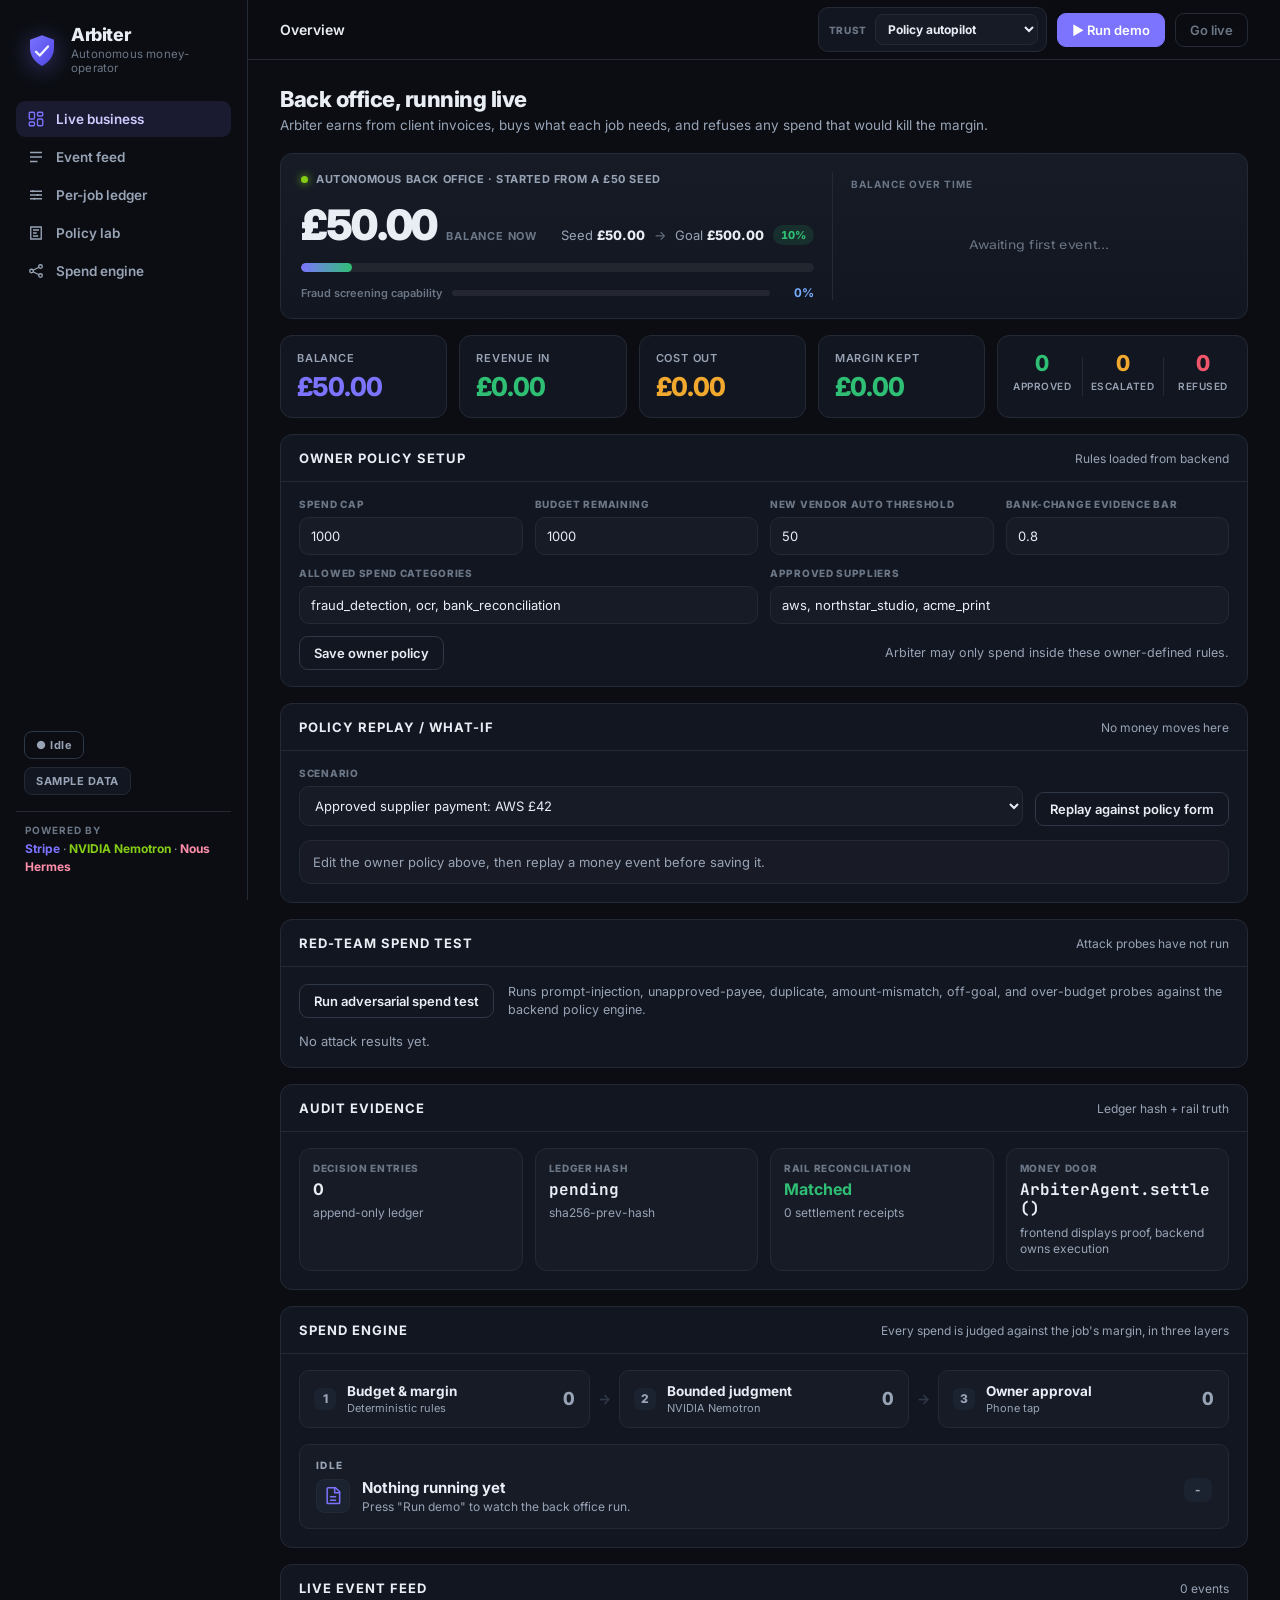
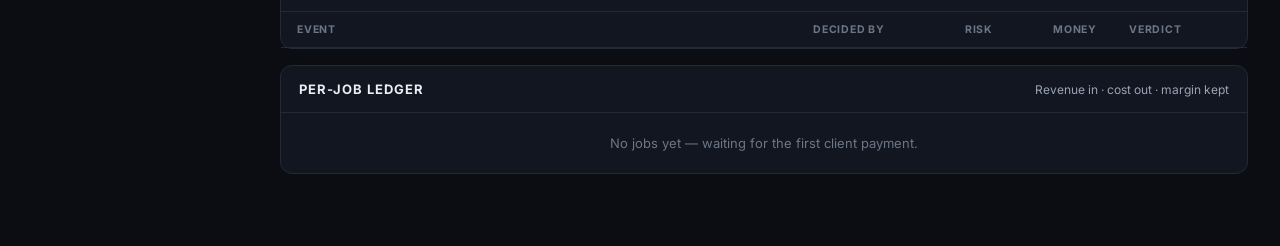
<file: dashboard/dashboard.html>
<!DOCTYPE html>
<html lang="en">
<head>
  <meta charset="UTF-8" />
  <meta name="viewport" content="width=device-width, initial-scale=1.0" />
  <title>Arbiter: Autonomous money-operator, running the back office</title>
  <link rel="preconnect" href="https://fonts.googleapis.com" />
  <link rel="preconnect" href="https://fonts.gstatic.com" crossorigin />
  <link href="https://fonts.googleapis.com/css2?family=Inter:wght@400;500;600;700;800;900&family=JetBrains+Mono:wght@400;500&display=swap" rel="stylesheet" />
  <link rel="stylesheet" href="styles.css" />
</head>
<body>
  <!-- Shared SVG defs (brand gradient) -->
  <svg width="0" height="0" class="svg-defs" aria-hidden="true">
    <defs>
      <linearGradient id="lg" x1="0" y1="0" x2="1" y2="1">
        <stop offset="0" stop-color="#7a73ff" />
        <stop offset="1" stop-color="#4f46e5" />
      </linearGradient>
    </defs>
  </svg>

  <div class="app">
    <!-- ============ PERSISTENT BRAND SIDEBAR (always visible) ============ -->
    <aside class="sidebar">
      <a class="brand" href="#/overview" data-route="overview">
        <svg class="brand-mark" viewBox="0 0 48 48" width="36" height="36" aria-hidden="true">
          <path d="M24 3l16 6v11c0 11-7 19-16 24C15 39 8 31 8 20V9l16-6z" fill="url(#lg)"/>
          <path d="M16 25l5 5 11-12" fill="none" stroke="#eef0ff" stroke-width="3.2" stroke-linecap="round" stroke-linejoin="round"/>
        </svg>
        <div class="brand-text">
          <h1>Arb<span>iter</span></h1>
          <p>Autonomous money-operator</p>
        </div>
      </a>

      <nav class="nav">
        <a class="nav-item active" data-route="overview" href="#/overview">
          <svg viewBox="0 0 24 24" fill="none" stroke="currentColor" stroke-width="1.8"><rect x="3" y="3" width="7" height="9" rx="1.5"/><rect x="14" y="3" width="7" height="5" rx="1.5"/><rect x="14" y="12" width="7" height="9" rx="1.5"/><rect x="3" y="16" width="7" height="5" rx="1.5"/></svg>
          <span>Live business</span>
        </a>
        <a class="nav-item" data-scroll="log-section" href="#/overview">
          <svg viewBox="0 0 24 24" fill="none" stroke="currentColor" stroke-width="1.8"><path d="M4 6h16M4 12h16M4 18h10"/></svg>
          <span>Event feed</span>
        </a>
        <a class="nav-item" data-scroll="jobs-section" href="#/overview">
          <svg viewBox="0 0 24 24" fill="none" stroke="currentColor" stroke-width="1.8"><path d="M4 7h16M4 12h16M4 17h16"/><circle cx="8" cy="7" r="1.4" fill="currentColor" stroke="none"/><circle cx="14" cy="12" r="1.4" fill="currentColor" stroke="none"/><circle cx="10" cy="17" r="1.4" fill="currentColor" stroke="none"/></svg>
          <span>Per-job ledger</span>
        </a>
        <a class="nav-item" data-scroll="policy-section" href="#/overview">
          <svg viewBox="0 0 24 24" fill="none" stroke="currentColor" stroke-width="1.8"><path d="M5 4h14v16H5z"/><path d="M8 8h8M8 12h5M8 16h7"/></svg>
          <span>Policy lab</span>
        </a>
        <a class="nav-item" data-scroll="engine-section" href="#/overview">
          <svg viewBox="0 0 24 24" fill="none" stroke="currentColor" stroke-width="1.8"><circle cx="6" cy="12" r="2.4"/><circle cx="18" cy="6" r="2.4"/><circle cx="18" cy="18" r="2.4"/><path d="M8.1 11l7.8-4M8.1 13l7.8 4"/></svg>
          <span>Spend engine</span>
        </a>
      </nav>

      <div class="side-spacer"></div>

      <div class="side-state">
        <span id="status-pill" class="status-pill status-idle">● Idle</span>
        <span id="source-pill" class="source-pill source-sample">SAMPLE DATA</span>
      </div>

      <div class="side-foot">
        <span class="foot-label">Powered by</span>
        <span class="foot-sponsors"><b class="s-stripe">Stripe</b> · <b class="s-nvidia">NVIDIA Nemotron</b> · <b class="s-nous">Nous Hermes</b></span>
      </div>
    </aside>

    <!-- ============ MAIN ============ -->
    <div class="main">
      <header class="topbar">
        <nav class="crumbs" id="crumbs">
          <span class="crumb">Overview</span>
        </nav>
        <div class="controls">
          <label class="trust-control" title="Controls whether approved policy decisions can execute automatically">
            <span>Trust</span>
            <select id="trust-mode">
              <option value="monitor_only">Monitor only</option>
              <option value="approval_required">Approval required</option>
              <option value="policy_autopilot" selected>Policy autopilot</option>
              <option value="paused">Paused</option>
            </select>
          </label>
          <button id="run-demo" class="btn btn-primary">▶ Run demo</button>
          <button id="toggle-live" class="btn btn-quiet" title="Connect to a live backend at /state">Go live</button>
        </div>
      </header>

      <!-- ---------- OVERVIEW VIEW ---------- -->
      <section id="view-overview" class="view">
        <div class="view-head">
          <div>
            <h2 class="view-title">Back office, running live</h2>
            <p class="view-sub">Arbiter earns from client invoices, buys what each job needs, and refuses any spend that would kill the margin.</p>
          </div>
        </div>

        <!-- Headline verdict: the outcome of the run, in words -->
        <div id="verdict-banner" class="verdict-banner hidden"></div>

        <!-- Seed → Goal → Balance header -->
        <section class="biz-header">
          <div class="bh-main">
            <span class="bh-eyebrow"><span class="bh-live-dot"></span> Autonomous back office · started from a £50 seed</span>
            <div class="bh-balrow">
              <div class="bh-bal">
                <span class="bh-bal-val" id="bh-balance">£50.00</span>
                <span class="bh-bal-cap">balance now</span>
              </div>
              <div class="bh-seedgoal">
                <span class="sg-seed">Seed <b id="bh-seed">£50</b></span>
                <span class="sg-arrow">→</span>
                <span class="sg-goal">Goal <b id="bh-goal">£500</b></span>
                <span class="sg-pct" id="bh-goal-pct">0%</span>
              </div>
            </div>
            <div class="bh-progress"><div class="bh-progress-fill" id="bh-progress"></div></div>
            <div class="bh-catch">
              <span class="bh-catch-label">Fraud screening capability</span>
              <div class="catch-bar"><div class="catch-fill" id="m-catch-bar"></div></div>
              <span class="bh-catch-val" id="m-catch">0%</span>
            </div>
          </div>
          <div class="bh-spark">
            <span class="bh-spark-label">Balance over time</span>
            <svg class="spark" id="balance-spark" viewBox="0 0 320 96" preserveAspectRatio="none" aria-hidden="true"></svg>
          </div>
        </section>

        <!-- Stat row: the business at a glance -->
        <div class="stats">
          <div class="stat s-balance">
            <span class="stat-label">Balance</span>
            <span class="stat-value" id="m-net">£0.00</span>
          </div>
          <div class="stat s-rev">
            <span class="stat-label">Revenue in</span>
            <span class="stat-value" id="m-earnings">£0.00</span>
          </div>
          <div class="stat s-cost">
            <span class="stat-label">Cost out</span>
            <span class="stat-value" id="m-spend">£0.00</span>
          </div>
          <div class="stat s-margin">
            <span class="stat-label">Margin kept</span>
            <span class="stat-value" id="m-margin">£0.00</span>
          </div>
          <div class="stat stat-counts">
            <div class="cc c-approve"><span id="c-approve">0</span><label>Approved</label></div>
            <div class="cc c-escalate"><span id="c-escalate">0</span><label>Escalated</label></div>
            <div class="cc c-block"><span id="c-block">0</span><label>Refused</label></div>
          </div>
        </div>

        <!-- Owner policy setup -->
        <section class="panel policy-panel" id="policy-section">
          <div class="panel-head">
            <h3>Owner policy setup</h3>
            <span class="panel-meta" id="policy-status">Rules loaded from backend</span>
          </div>
          <div class="policy-grid">
            <label class="policy-field">
              <span>Spend cap</span>
              <input id="policy-spend-cap" type="number" min="1" step="1" value="1000" />
            </label>
            <label class="policy-field">
              <span>Budget remaining</span>
              <input id="policy-budget" type="number" min="0" step="1" value="1000" />
            </label>
            <label class="policy-field">
              <span>New vendor auto threshold</span>
              <input id="policy-new-vendor" type="number" min="0" step="1" value="50" />
            </label>
            <label class="policy-field">
              <span>Bank-change evidence bar</span>
              <input id="policy-evidence" type="number" min="0" max="1" step="0.05" value="0.8" />
            </label>
            <label class="policy-field policy-wide">
              <span>Allowed spend categories</span>
              <input id="policy-categories" type="text" value="fraud_detection, ocr, bank_reconciliation" />
            </label>
            <label class="policy-field policy-wide">
              <span>Approved suppliers</span>
              <input id="policy-payees" type="text" value="aws, northstar_studio, acme_print" />
            </label>
          </div>
          <div class="policy-actions">
            <button id="policy-save" class="btn btn-outline">Save owner policy</button>
            <p id="policy-summary">Arbiter may only spend inside these owner-defined rules.</p>
          </div>
        </section>

        <!-- Policy replay -->
        <section class="panel replay-panel" id="policy-replay-section">
          <div class="panel-head">
            <h3>Policy replay / what-if</h3>
            <span class="panel-meta" id="replay-status">No money moves here</span>
          </div>
          <div class="replay-body">
            <div class="replay-controls">
              <label class="policy-field replay-scenario">
                <span>Scenario</span>
                <select id="replay-scenario">
                  <option value="aws_payment">Approved supplier payment: AWS £42</option>
                  <option value="unknown_payee">Unapproved supplier payment: ghost_vendor £42</option>
                  <option value="margin_spend">Self-spend: marketing tool £60</option>
                </select>
              </label>
              <button id="replay-run" class="btn btn-outline">Replay against policy form</button>
            </div>
            <div class="replay-result" id="replay-result">
              Edit the owner policy above, then replay a money event before saving it.
            </div>
          </div>
        </section>

        <!-- Red-team spend test -->
        <section class="panel redteam-panel" id="red-team-section">
          <div class="panel-head">
            <h3>Red-team spend test</h3>
            <span class="panel-meta" id="redteam-status">Attack probes have not run</span>
          </div>
          <div class="redteam-body">
            <div class="redteam-topline">
              <button id="redteam-run" class="btn btn-outline">Run adversarial spend test</button>
              <p>Runs prompt-injection, unapproved-payee, duplicate, amount-mismatch, off-goal, and over-budget probes against the backend policy engine.</p>
            </div>
            <div class="redteam-results" id="redteam-results">No attack results yet.</div>
          </div>
        </section>

        <!-- Audit evidence -->
        <section class="panel audit-panel" id="audit-section">
          <div class="panel-head">
            <h3>Audit evidence</h3>
            <span class="panel-meta">Ledger hash + rail truth</span>
          </div>
          <div class="audit-grid" id="audit-evidence">
            <div class="audit-empty">Run the demo to generate a tamper-evident evidence packet.</div>
          </div>
        </section>

        <!-- Engine strip -->
        <div class="panel" id="engine-section">
          <div class="panel-head">
            <h3>Spend engine</h3>
            <span class="panel-meta">Every spend is judged against the job's margin, in three layers</span>
          </div>
          <div class="pipeline">
            <div class="stage stage-rules" id="stage-rules">
              <span class="stage-step">1</span>
              <div class="stage-body">
                <span class="stage-name">Budget &amp; margin</span>
                <span class="stage-tech">Deterministic rules</span>
              </div>
              <span class="stage-count" id="pc-rules">0</span>
            </div>
            <div class="pipe-arrow">→</div>
            <div class="stage stage-model" id="stage-model">
              <span class="stage-step">2</span>
              <div class="stage-body">
                <span class="stage-name">Bounded judgment</span>
                <span class="stage-tech">NVIDIA Nemotron</span>
              </div>
              <span class="stage-count" id="pc-model">0</span>
            </div>
            <div class="pipe-arrow">→</div>
            <div class="stage stage-owner" id="stage-owner">
              <span class="stage-step">3</span>
              <div class="stage-body">
                <span class="stage-name">Owner approval</span>
                <span class="stage-tech">Phone tap</span>
              </div>
              <span class="stage-count" id="pc-owner">0</span>
            </div>
          </div>

          <!-- Spotlight: the event currently being decided -->
          <div class="spotlight" id="spotlight">
            <div class="sp-left">
              <span class="sp-status" id="sp-status">Latest decision</span>
              <div class="sp-headline">
                <span class="sp-kicon" id="sp-icon"></span>
                <div>
                  <p class="sp-beat" id="sp-beat">Press “Run demo” to watch the business run.</p>
                  <p class="sp-source" id="sp-source">Client pays · agent verifies · buys to deliver · refuses margin-killers</p>
                </div>
              </div>
            </div>
            <div class="sp-right">
              <span class="sp-amount" id="sp-amount"></span>
              <span class="sp-verdict" id="sp-verdict">READY</span>
            </div>
          </div>
        </div>

        <!-- Approval card: the margin-killer escalation -->
        <section id="approval-card" class="approval-card hidden">
          <div class="phone-bar" aria-hidden="true">
            <span class="pb-time">9:41</span>
            <span class="pb-notch"></span>
            <span class="pb-status"><span class="pb-sig"></span><span class="pb-wifi"></span><span class="pb-batt"></span></span>
          </div>
          <div class="approval-head">
            <span class="approval-badge">📱 OWNER APPROVAL · phone tap</span>
            <span class="approval-risk" id="approval-risk"></span>
          </div>
          <h2 id="approval-beat">-</h2>
          <p id="approval-reason">-</p>
          <div class="approval-wait" id="approval-wait"><span class="awl-dot"></span> Buzzing the owner’s phone… tap to protect the margin</div>
          <div class="approval-actions">
            <button id="btn-approve" class="btn btn-approve">Approve spend</button>
            <button id="btn-deny" class="btn btn-deny">Deny — protect margin</button>
          </div>
        </section>

        <!-- Live event feed -->
        <div class="panel" id="log-section">
          <div class="panel-head">
            <h3>Live event feed</h3>
            <span class="panel-meta" id="log-count"></span>
          </div>
          <div class="dtable-wrap">
            <table class="dtable">
              <thead>
                <tr>
                  <th class="c-kind">Event</th>
                  <th class="c-layer">Decided by</th>
                  <th class="c-risk">Risk</th>
                  <th class="c-amt">Money</th>
                  <th class="c-verdict">Verdict</th>
                  <th class="c-go" aria-label="open"></th>
                </tr>
              </thead>
              <tbody id="decisions"></tbody>
            </table>
          </div>
        </div>

        <!-- Per-job ledger -->
        <div class="panel" id="jobs-section">
          <div class="panel-head">
            <h3>Per-job ledger</h3>
            <span class="panel-meta">Revenue in · cost out · margin kept</span>
          </div>
          <div class="jobs" id="jobs"></div>
        </div>

        <!-- Smart sourcing (F3): the scout buys the cheapest tool that clears the bar -->
        <div class="panel hidden" id="sourcing-section">
          <div class="panel-head">
            <h3>Smart sourcing</h3>
            <span class="panel-meta" id="sourcing-meta">The scout sources the cheapest catalog tool that meets the job's quality bar</span>
          </div>
          <div class="sourcing" id="sourcing"></div>
        </div>

        <!-- Reconciliation strip: decision → payment → settlement, one chain -->
        <div class="panel" id="reconcile-section">
          <div class="panel-head">
            <h3>Reconciliation</h3>
            <span class="panel-meta">Ledger total vs Stripe settlement — the loop closes</span>
          </div>
          <div class="reconcile" id="reconcile"></div>
        </div>
      </section>

      <!-- ---------- DETAIL VIEW ---------- -->
      <section id="view-detail" class="view hidden">
        <div id="detail-head" class="detail-head"></div>
        <div class="panel detail-panel detail-receipt-panel" id="detail-receipt"></div>
        <div class="detail-grid">
          <div class="panel detail-panel" id="detail-event"></div>
          <div class="panel detail-panel" id="detail-trace"></div>
          <div class="panel detail-panel" id="detail-outcome"></div>
        </div>
      </section>
    </div>
  </div>

  <!-- ============ END CARD ============ -->
  <div id="end-card" class="end-card hidden">
    <div class="end-card-inner">
      <svg viewBox="0 0 48 48" width="56" height="56" aria-hidden="true">
        <path d="M24 3l16 6v11c0 11-7 19-16 24C15 39 8 31 8 20V9l16-6z" fill="url(#lg)"/>
        <path d="M16 25l5 5 11-12" fill="none" stroke="#eef0ff" stroke-width="3.2" stroke-linecap="round" stroke-linejoin="round"/>
      </svg>
      <h2>Arb<span>iter</span></h2>
      <ul>
        <li>Earns from client invoices through <b class="s-stripe">Stripe</b>.</li>
        <li>Buys what each job needs to ship.</li>
        <li>Refuses any spend that kills the margin.</li>
        <li>Asks the owner when a spend is borderline.</li>
        <li>Grows the balance, without losing control.</li>
      </ul>
      <p class="end-stat" id="end-stat"></p>
      <button id="end-card-close" class="btn btn-ghost">Replay ready · Close</button>
    </div>
  </div>

  <script src="app.js"></script>
</body>
</html>
</file>
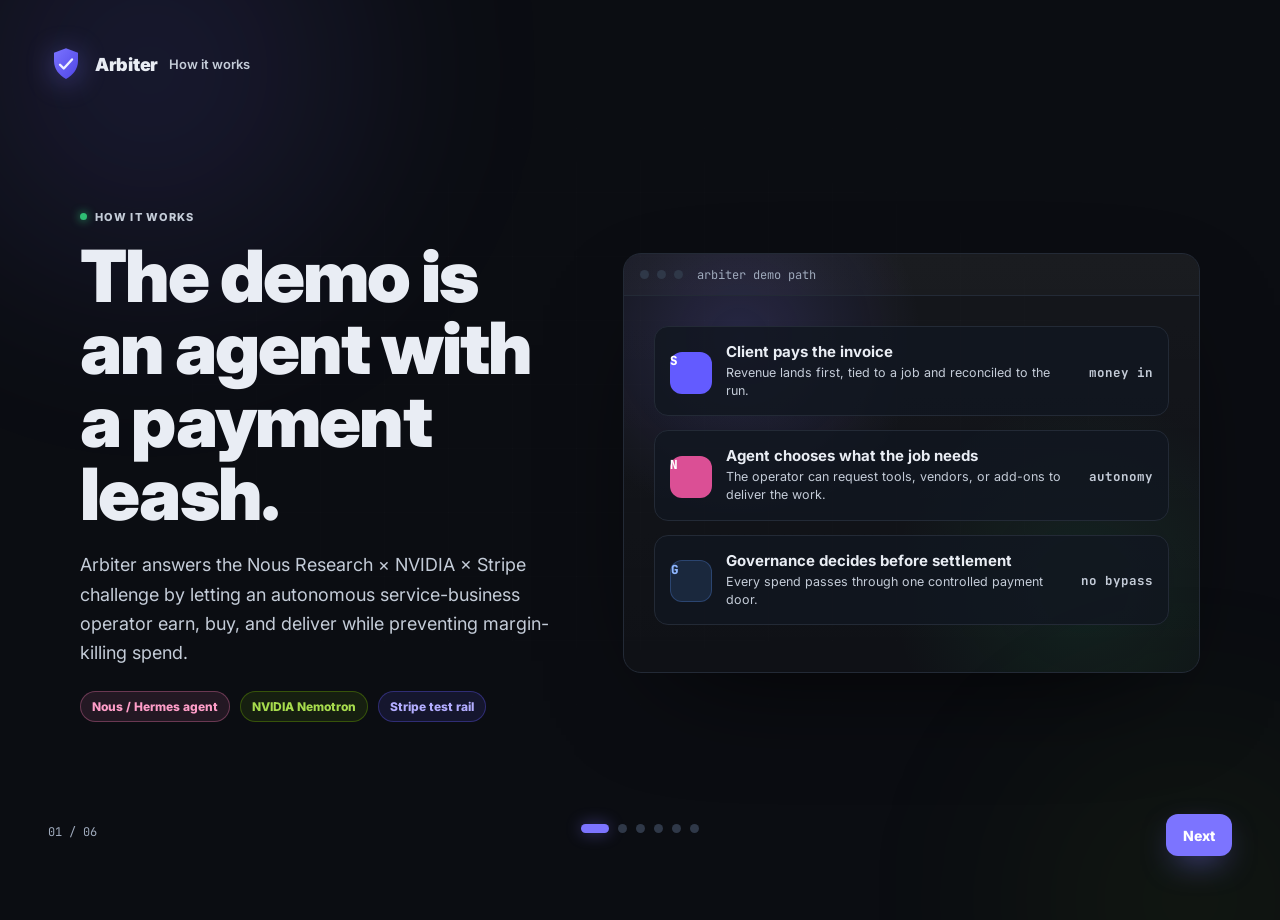
<file: dashboard/slides.html>
<!DOCTYPE html>
<html lang="en">
<head>
  <meta charset="UTF-8" />
  <meta name="viewport" content="width=device-width, initial-scale=1.0" />
  <title>How Arbiter Works</title>
  <link rel="icon" href="data:image/svg+xml,%3Csvg xmlns='http://www.w3.org/2000/svg' viewBox='0 0 48 48'%3E%3Cpath d='M24 3l16 6v11c0 11-7 19-16 24C15 39 8 31 8 20V9l16-6z' fill='%237a73ff'/%3E%3Cpath d='M16 25l5 5 11-12' fill='none' stroke='%23eef0ff' stroke-width='3.2' stroke-linecap='round' stroke-linejoin='round'/%3E%3C/svg%3E" />
  <link rel="preconnect" href="https://fonts.googleapis.com" />
  <link rel="preconnect" href="https://fonts.gstatic.com" crossorigin />
  <link href="https://fonts.googleapis.com/css2?family=Inter:wght@400;500;600;700;800;900&family=JetBrains+Mono:wght@400;500;700&display=swap" rel="stylesheet" />
  <style>
    :root {
      --bg: #0b0d12;
      --surface: #121620;
      --line: #232a36;
      --line-2: #2f3848;
      --text: #e9edf4;
      --muted: #c4ccd8;
      --faint: #9faabc;
      --accent: #7c74ff;
      --approve: #2fbf74;
      --warn: #f0a92e;
      --block: #f0566b;
      --nvidia: #76b900;
      --stripe: #635bff;
      --nous: #ff7eb6;
    }

    * { box-sizing: border-box; }
    html, body { min-height: 100%; }
    body {
      margin: 0;
      min-height: 100vh;
      background: var(--bg);
      color: var(--text);
      font-family: "Inter", "Segoe UI", system-ui, -apple-system, Roboto, Helvetica, Arial, sans-serif;
      -webkit-font-smoothing: antialiased;
      text-rendering: optimizeLegibility;
      overflow: hidden;
    }
    a { color: inherit; text-decoration: none; }
    button { font: inherit; }

    .orb { position: fixed; border-radius: 50%; filter: blur(90px); opacity: 0.34; pointer-events: none; z-index: 0; }
    .orb-1 { width: 620px; height: 620px; top: -240px; left: -160px; background: radial-gradient(circle, rgba(124,116,255,0.5), transparent 70%); }
    .orb-2 { width: 520px; height: 520px; bottom: -260px; right: -170px; background: radial-gradient(circle, rgba(118,185,0,0.26), transparent 70%); }
    .grid-overlay {
      position: fixed; inset: 0; z-index: 0; pointer-events: none; opacity: 0.42;
      background-image:
        linear-gradient(rgba(255,255,255,0.026) 1px, transparent 1px),
        linear-gradient(90deg, rgba(255,255,255,0.026) 1px, transparent 1px);
      background-size: 64px 64px;
      -webkit-mask-image: radial-gradient(ellipse 80% 62% at 50% 45%, #000 26%, transparent 76%);
      mask-image: radial-gradient(ellipse 80% 62% at 50% 45%, #000 26%, transparent 76%);
    }

    .deck {
      position: relative;
      z-index: 1;
      min-height: 100vh;
      display: grid;
      grid-template-rows: auto 1fr auto;
      padding: 22px clamp(18px, 4vw, 48px) 24px;
    }
    .deck-top {
      display: flex;
      align-items: center;
      justify-content: space-between;
      gap: 16px;
      min-height: 44px;
    }
    .brand {
      display: inline-flex;
      align-items: center;
      gap: 11px;
      min-width: 0;
    }
    .brand svg { flex: 0 0 auto; filter: drop-shadow(0 4px 14px rgba(124,116,255,0.45)); }
    .brand strong { font-size: 18px; font-weight: 900; letter-spacing: -0.3px; }
    .brand span { color: var(--muted); font-size: 13px; font-weight: 600; }

    .btn {
      display: inline-flex;
      align-items: center;
      justify-content: center;
      gap: 9px;
      min-height: 42px;
      padding: 11px 16px;
      border-radius: 12px;
      border: 1px solid transparent;
      cursor: pointer;
      font-size: 14px;
      font-weight: 800;
      transition: transform 0.14s ease, border-color 0.18s ease, background 0.18s ease, color 0.18s ease, box-shadow 0.18s ease;
    }
    .btn:hover { transform: translateY(-1px); }
    .btn-primary { background: var(--accent); color: #fff; box-shadow: 0 12px 34px -12px rgba(124,116,255,0.82); }
    .btn-primary:hover { background: #8b83ff; }

    .slides {
      position: relative;
      min-height: 0;
      display: grid;
      align-items: center;
      padding: 22px 0;
    }
    .slide {
      display: none;
      width: min(1120px, 100%);
      margin: 0 auto;
      animation: rise 0.28s cubic-bezier(0.2, 0.7, 0.2, 1) both;
    }
    .slide.active { display: block; }
    @keyframes rise { from { opacity: 0; transform: translateY(10px); } to { opacity: 1; transform: none; } }

    .slide-layout {
      display: grid;
      grid-template-columns: minmax(0, 0.92fr) minmax(320px, 1.08fr);
      gap: clamp(22px, 4vw, 52px);
      align-items: center;
    }
    .eyebrow {
      display: inline-flex;
      align-items: center;
      gap: 8px;
      margin-bottom: 16px;
      color: var(--muted);
      font-size: 11px;
      font-weight: 800;
      letter-spacing: 1.1px;
      text-transform: uppercase;
    }
    .eyebrow::before {
      content: "";
      width: 7px;
      height: 7px;
      border-radius: 999px;
      background: var(--approve);
      box-shadow: 0 0 10px var(--approve);
    }
    h1, h2, p { margin: 0; }
    h1, h2 {
      font-size: clamp(38px, 6vw, 72px);
      line-height: 1.01;
      font-weight: 900;
      letter-spacing: -1.8px;
      max-width: 11ch;
    }
    .slide-copy > p {
      margin-top: 20px;
      color: var(--muted);
      font-size: clamp(15px, 1.55vw, 18px);
      line-height: 1.62;
      max-width: 58ch;
    }
    .tag-row {
      display: flex;
      flex-wrap: wrap;
      gap: 10px;
      margin-top: 24px;
    }
    .tag {
      display: inline-flex;
      align-items: center;
      min-height: 30px;
      padding: 7px 11px;
      border-radius: 999px;
      border: 1px solid var(--line);
      background: rgba(255,255,255,0.035);
      color: var(--muted);
      font-size: 12px;
      font-weight: 800;
    }
    .tag.stripe { color: #b3adff; border-color: rgba(99,91,255,0.34); background: rgba(99,91,255,0.12); }
    .tag.nvidia { color: #a7dc4d; border-color: rgba(118,185,0,0.34); background: rgba(118,185,0,0.11); }
    .tag.nous { color: #ff9ec9; border-color: rgba(255,126,182,0.32); background: rgba(255,126,182,0.1); }

    .visual {
      min-height: 420px;
      border: 1px solid var(--line);
      border-radius: 18px;
      background: linear-gradient(180deg, rgba(255,255,255,0.045), rgba(255,255,255,0.018));
      box-shadow: 0 40px 120px -52px rgba(0,0,0,0.9);
      overflow: hidden;
      position: relative;
    }
    .visual::before {
      content: "";
      position: absolute;
      inset: 0;
      background:
        radial-gradient(circle at 20% 20%, rgba(124,116,255,0.18), transparent 32%),
        radial-gradient(circle at 80% 80%, rgba(47,191,116,0.1), transparent 34%);
      pointer-events: none;
    }
    .terminal-bar {
      display: flex;
      align-items: center;
      gap: 8px;
      height: 42px;
      padding: 0 16px;
      border-bottom: 1px solid var(--line);
      background: rgba(255,255,255,0.02);
      position: relative;
      z-index: 1;
    }
    .terminal-dot { width: 9px; height: 9px; border-radius: 50%; background: var(--line-2); }
    .terminal-title { margin-left: 6px; color: var(--faint); font-family: "JetBrains Mono", monospace; font-size: 12px; }
    .visual-body { position: relative; z-index: 1; padding: clamp(18px, 3vw, 30px); }

    .flow-stack { display: grid; gap: 14px; }
    .flow-card {
      display: grid;
      grid-template-columns: 42px 1fr auto;
      align-items: center;
      gap: 14px;
      padding: 15px;
      border-radius: 14px;
      border: 1px solid var(--line);
      background: rgba(18,22,32,0.82);
    }
    .flow-icon {
      width: 42px;
      height: 42px;
      display: grid;
      place-items: center;
      border-radius: 12px;
      font-weight: 900;
      font-family: "JetBrains Mono", monospace;
    }
    .flow-icon.stripe { color: #fff; background: var(--stripe); }
    .flow-icon.nous { color: #fff; background: #db4f95; }
    .flow-icon.rule { color: #8fb7ff; background: rgba(91,155,255,0.14); border: 1px solid rgba(91,155,255,0.26); }
    .flow-icon.nvidia { color: #a7dc4d; background: rgba(118,185,0,0.14); border: 1px solid rgba(118,185,0,0.28); }
    .flow-icon.owner { color: #ffd082; background: rgba(240,169,46,0.14); border: 1px solid rgba(240,169,46,0.28); }
    .flow-card strong { display: block; font-size: 15px; }
    .flow-card span { display: block; color: var(--muted); font-size: 12.5px; line-height: 1.45; margin-top: 3px; }
    .flow-badge {
      white-space: nowrap;
      color: var(--faint);
      font-family: "JetBrains Mono", monospace;
      font-size: 11px;
      font-weight: 700;
    }

    .money-path {
      display: grid;
      grid-template-columns: repeat(3, 1fr);
      gap: 12px;
      margin-top: 18px;
    }
    .metric {
      min-height: 118px;
      padding: 16px;
      border-radius: 14px;
      border: 1px solid var(--line);
      background: rgba(18,22,32,0.78);
    }
    .metric small { display: block; color: var(--faint); font-size: 11px; font-weight: 800; text-transform: uppercase; letter-spacing: 0.8px; }
    .metric strong { display: block; margin-top: 12px; font-size: 28px; letter-spacing: -0.6px; }
    .metric p { margin-top: 6px; color: var(--muted); font-size: 12px; line-height: 1.45; }

    .policy-ladder { display: grid; gap: 12px; }
    .policy-step {
      display: grid;
      grid-template-columns: 34px 1fr;
      gap: 14px;
      padding: 16px;
      border-radius: 14px;
      border: 1px solid var(--line);
      background: rgba(18,22,32,0.82);
    }
    .policy-step b {
      display: grid;
      place-items: center;
      width: 34px;
      height: 34px;
      border-radius: 11px;
      background: rgba(124,116,255,0.14);
      color: #aaa4ff;
      font-family: "JetBrains Mono", monospace;
    }
    .policy-step strong { display: block; font-size: 15px; }
    .policy-step p { margin-top: 5px; color: var(--muted); font-size: 13px; line-height: 1.5; }

    .receipt {
      display: grid;
      gap: 10px;
      font-family: "JetBrains Mono", monospace;
      font-size: 12px;
    }
    .receipt-row {
      display: grid;
      grid-template-columns: 1fr auto;
      gap: 14px;
      padding: 12px 14px;
      border-radius: 11px;
      background: rgba(255,255,255,0.035);
      border: 1px solid rgba(255,255,255,0.05);
    }
    .receipt-row span:first-child { color: var(--muted); }
    .receipt-row span:last-child { color: var(--text); font-weight: 700; }
    .receipt-row.good span:last-child { color: var(--approve); }
    .receipt-row.warn span:last-child { color: var(--warn); }
    .receipt-row.block span:last-child { color: var(--block); }

    .dashboard-preview {
      display: grid;
      grid-template-columns: repeat(2, minmax(0, 1fr));
      gap: 14px;
    }
    .preview-panel {
      min-height: 138px;
      padding: 16px;
      border-radius: 14px;
      border: 1px solid var(--line);
      background: rgba(18,22,32,0.82);
    }
    .preview-panel.wide { grid-column: 1 / -1; }
    .preview-panel small { display: block; color: var(--faint); font-size: 11px; font-weight: 800; letter-spacing: 0.8px; text-transform: uppercase; }
    .preview-panel strong { display: block; margin-top: 12px; font-size: 24px; letter-spacing: -0.5px; }
    .preview-panel p { margin-top: 8px; color: var(--muted); font-size: 13px; line-height: 1.45; }
    .sparkline {
      height: 44px;
      margin-top: 16px;
      border-radius: 10px;
      background:
        linear-gradient(135deg, transparent 20%, rgba(47,191,116,0.34) 20% 23%, transparent 23% 38%, rgba(47,191,116,0.5) 38% 42%, transparent 42% 62%, rgba(47,191,116,0.72) 62% 66%, transparent 66%),
        rgba(255,255,255,0.03);
    }

    .deck-bottom {
      min-height: 48px;
      display: grid;
      grid-template-columns: 1fr auto 1fr;
      align-items: start;
      gap: 16px;
      transform: translateY(-16px);
    }
    .slide-meta {
      display: inline-flex;
      flex-direction: column;
      align-items: flex-start;
      gap: 8px;
    }
    .slide-count {
      color: var(--faint);
      font-family: "JetBrains Mono", monospace;
      font-size: 12px;
    }
    .back-arrow {
      width: 36px;
      height: 32px;
      display: inline-grid;
      place-items: center;
      border-radius: 10px;
      border: 1px solid var(--line);
      background: rgba(255,255,255,0.02);
      color: var(--muted);
      cursor: pointer;
      font-size: 19px;
      line-height: 1;
      transition: transform 0.14s ease, border-color 0.18s ease, background 0.18s ease, color 0.18s ease, opacity 0.18s ease;
    }
    .back-arrow:hover { color: var(--text); border-color: var(--line-2); background: rgba(255,255,255,0.05); transform: translateX(-1px); }
    .back-arrow.is-hidden { visibility: hidden; pointer-events: none; }
    .dots {
      display: flex;
      align-items: center;
      justify-content: center;
      gap: 9px;
    }
    .dot {
      width: 9px;
      height: 9px;
      border-radius: 999px;
      border: 0;
      padding: 0;
      cursor: pointer;
      background: var(--line-2);
      transition: transform 0.16s ease, background 0.16s ease, width 0.16s ease;
    }
    .dot.active {
      width: 28px;
      background: var(--accent);
      box-shadow: 0 0 16px rgba(124,116,255,0.45);
    }
    .nav-slot { display: flex; justify-content: flex-end; transform: translateY(-10px); }

    @media (max-width: 860px) {
      body { overflow: auto; }
      .deck { min-height: 100svh; padding-bottom: 18px; }
      .slide-layout { grid-template-columns: 1fr; align-items: start; }
      .visual { min-height: auto; }
      h1, h2 { max-width: 12ch; }
      .money-path { grid-template-columns: 1fr; }
    }
    @media (max-width: 620px) {
      .deck-top { align-items: flex-start; }
      .brand span { display: none; }
      .flow-card { grid-template-columns: 38px 1fr; }
      .flow-badge { grid-column: 2; }
      .dashboard-preview { grid-template-columns: 1fr; }
      .preview-panel.wide { grid-column: auto; }
      .deck-bottom { grid-template-columns: 1fr auto; }
      .slide-meta { display: none; }
      .dots { justify-content: flex-start; }
    }
    @media (prefers-reduced-motion: reduce) {
      .slide { animation: none; }
      .btn, .dot { transition: none; }
    }
  </style>
</head>
<body>
  <div class="orb orb-1"></div>
  <div class="orb orb-2"></div>
  <div class="grid-overlay"></div>

  <svg width="0" height="0" aria-hidden="true"><defs>
    <linearGradient id="lg" x1="0" y1="0" x2="1" y2="1">
      <stop offset="0" stop-color="#7a73ff" /><stop offset="1" stop-color="#4f46e5" />
    </linearGradient>
  </defs></svg>

  <main class="deck" aria-label="How Arbiter works slide deck">
    <header class="deck-top">
      <a class="brand" href="index.html" aria-label="Arbiter home">
        <svg viewBox="0 0 48 48" width="36" height="36" aria-hidden="true">
          <path d="M24 3l16 6v11c0 11-7 19-16 24C15 39 8 31 8 20V9l16-6z" fill="url(#lg)"/>
          <path d="M16 25l5 5 11-12" fill="none" stroke="#eef0ff" stroke-width="3.2" stroke-linecap="round" stroke-linejoin="round"/>
        </svg>
        <strong>Arbiter</strong>
        <span>How it works</span>
      </a>
    </header>

    <section class="slides">
      <article class="slide active" data-title="Purpose">
        <div class="slide-layout">
          <div class="slide-copy">
            <span class="eyebrow">How it works</span>
            <h1>The demo is an agent with a payment leash.</h1>
            <p>Arbiter answers the Nous Research × NVIDIA × Stripe challenge by letting an autonomous service-business operator earn, buy, and deliver while preventing margin-killing spend.</p>
            <div class="tag-row">
              <span class="tag nous">Nous / Hermes agent</span>
              <span class="tag nvidia">NVIDIA Nemotron</span>
              <span class="tag stripe">Stripe test rail</span>
            </div>
          </div>
          <div class="visual">
            <div class="terminal-bar"><i class="terminal-dot"></i><i class="terminal-dot"></i><i class="terminal-dot"></i><span class="terminal-title">arbiter demo path</span></div>
            <div class="visual-body">
              <div class="flow-stack">
                <div class="flow-card"><span class="flow-icon stripe">S</span><div><strong>Client pays the invoice</strong><span>Revenue lands first, tied to a job and reconciled to the run.</span></div><span class="flow-badge">money in</span></div>
                <div class="flow-card"><span class="flow-icon nous">N</span><div><strong>Agent chooses what the job needs</strong><span>The operator can request tools, vendors, or add-ons to deliver the work.</span></div><span class="flow-badge">autonomy</span></div>
                <div class="flow-card"><span class="flow-icon rule">G</span><div><strong>Governance decides before settlement</strong><span>Every spend passes through one controlled payment door.</span></div><span class="flow-badge">no bypass</span></div>
              </div>
            </div>
          </div>
        </div>
      </article>

      <article class="slide" data-title="Stripe">
        <div class="slide-layout">
          <div class="slide-copy">
            <span class="eyebrow">Money rail</span>
            <h2>Stripe shows whether the rail executed, or did not.</h2>
            <p>Client payments and approved supplier payments are represented on the same rail. In live test mode Arbiter records Stripe receipts; without keys, faithful stubs keep the governance story runnable and honest.</p>
            <div class="tag-row">
              <span class="tag stripe">PaymentIntents</span>
              <span class="tag stripe">Connect transfers</span>
              <span class="tag">Reconciliation</span>
            </div>
          </div>
          <div class="visual">
            <div class="terminal-bar"><i class="terminal-dot"></i><i class="terminal-dot"></i><i class="terminal-dot"></i><span class="terminal-title">rail truth</span></div>
            <div class="visual-body">
              <div class="money-path">
                <div class="metric"><small>Seed</small><strong>£50</strong><p>The business starts tiny, so every bad spend matters.</p></div>
                <div class="metric"><small>Revenue in</small><strong>£480</strong><p>Client jobs create the budget envelope for delivery spend.</p></div>
                <div class="metric"><small>Spend out</small><strong>£105</strong><p>Only approved decisions can create a supplier settlement.</p></div>
              </div>
              <div class="receipt" style="margin-top:18px">
                <div class="receipt-row good"><span>client_payment</span><span>test pi_... verified</span></div>
                <div class="receipt-row good"><span>supplier_payment</span><span>test tr_... settled</span></div>
                <div class="receipt-row block"><span>margin_killer</span><span>no rail call</span></div>
              </div>
            </div>
          </div>
        </div>
      </article>

      <article class="slide" data-title="Agent">
        <div class="slide-layout">
          <div class="slide-copy">
            <span class="eyebrow">Autonomous operator</span>
            <h2>The agent can act, but it cannot hold the payment key.</h2>
            <p>The Hermes/Nous-facing integration exposes Arbiter as an MCP server. The agent asks for governed settlement; Arbiter owns the decision engine, the payment rail, and the ledger.</p>
            <div class="tag-row">
              <span class="tag nous">MCP tool</span>
              <span class="tag">Single settle() door</span>
              <span class="tag">Fails closed</span>
            </div>
          </div>
          <div class="visual">
            <div class="terminal-bar"><i class="terminal-dot"></i><i class="terminal-dot"></i><i class="terminal-dot"></i><span class="terminal-title">agent request</span></div>
            <div class="visual-body">
              <div class="flow-stack">
                <div class="flow-card"><span class="flow-icon nous">1</span><div><strong>Agent request</strong><span>"Buy the add-on needed to finish this client job."</span></div><span class="flow-badge">authorize_payment</span></div>
                <div class="flow-card"><span class="flow-icon rule">2</span><div><strong>Arbiter gate</strong><span>The request is converted into a structured money decision.</span></div><span class="flow-badge">policy context</span></div>
                <div class="flow-card"><span class="flow-icon stripe">3</span><div><strong>Execution only after approve</strong><span>A block or escalation moves nothing on Stripe.</span></div><span class="flow-badge">settlement</span></div>
              </div>
            </div>
          </div>
        </div>
      </article>

      <article class="slide" data-title="Policy">
        <div class="slide-layout">
          <div class="slide-copy">
            <span class="eyebrow">Decision engine</span>
            <h2>Money is never decided by a raw LLM.</h2>
            <p>The first hard verdict wins. Deterministic rules catch obvious failures, Nemotron handles bounded judgment inside the limits, and the owner resolves ambiguous cases by phone.</p>
            <div class="tag-row">
              <span class="tag">Margin rules</span>
              <span class="tag nvidia">Bounded JSON judgment</span>
              <span class="tag">Owner tap</span>
            </div>
          </div>
          <div class="visual">
            <div class="terminal-bar"><i class="terminal-dot"></i><i class="terminal-dot"></i><i class="terminal-dot"></i><span class="terminal-title">three-layer governance</span></div>
            <div class="visual-body">
              <div class="policy-ladder">
                <div class="policy-step"><b>1</b><div><strong>Deterministic rules</strong><p>Duplicate invoices, unapproved payees, instruction overrides, over-budget self-spend, and margin-killing purchases are refused without model discretion.</p></div></div>
                <div class="policy-step"><b>2</b><div><strong>NVIDIA Nemotron</strong><p>Nuanced delivery-spend judgments are strict, bounded, and advisory unless the rules route the request onward.</p></div></div>
                <div class="policy-step"><b>3</b><div><strong>Owner approval</strong><p>Thin-margin or weak-evidence cases park the agent until a real human says yes or no.</p></div></div>
              </div>
            </div>
          </div>
        </div>
      </article>

      <article class="slide" data-title="Dashboard">
        <div class="slide-layout">
          <div class="slide-copy">
            <span class="eyebrow">Judge view</span>
            <h2>The dashboard shows the whole run as evidence.</h2>
            <p>The live screen is not a separate story layer. It renders the shared state contract: revenue, cost, margin kept, per-job ledger, owner approval state, Stripe receipts, and the append-only audit trail.</p>
            <div class="tag-row">
              <span class="tag">Live event feed</span>
              <span class="tag">Per-job ledger</span>
              <span class="tag">Audit evidence</span>
            </div>
          </div>
          <div class="visual">
            <div class="terminal-bar"><i class="terminal-dot"></i><i class="terminal-dot"></i><i class="terminal-dot"></i><span class="terminal-title">dashboard surfaces</span></div>
            <div class="visual-body">
              <div class="dashboard-preview">
                <div class="preview-panel"><small>Balance</small><strong>£50 → £425</strong><p>Seed, revenue, spend, and net profit update as the operator runs.</p></div>
                <div class="preview-panel"><small>Policy pipeline</small><strong>Rules → Nemotron → owner</strong><p>Every row shows who decided and why.</p></div>
                <div class="preview-panel wide"><small>Signature beat</small><strong>Refused: would kill margin</strong><p>The demo climax is economic refusal, not just fraud blocking.</p><div class="sparkline" aria-hidden="true"></div></div>
              </div>
            </div>
          </div>
        </div>
      </article>

      <article class="slide" data-title="Run">
        <div class="slide-layout">
          <div class="slide-copy">
            <span class="eyebrow">Ready to demo</span>
            <h2>Now watch the business run.</h2>
            <p>Open the dashboard and follow the path from client revenue through governed delivery spend to the moment Arbiter refuses a purchase because it would make the job unprofitable.</p>
            <div class="tag-row">
              <span class="tag stripe">Money in</span>
              <span class="tag nvidia">Judgment shown</span>
              <span class="tag">Margin protected</span>
            </div>
          </div>
          <div class="visual">
            <div class="terminal-bar"><i class="terminal-dot"></i><i class="terminal-dot"></i><i class="terminal-dot"></i><span class="terminal-title">final checklist</span></div>
            <div class="visual-body">
              <div class="receipt">
                <div class="receipt-row good"><span>1. Open dashboard</span><span>ready</span></div>
                <div class="receipt-row good"><span>2. Run demo</span><span>operator timeline</span></div>
                <div class="receipt-row warn"><span>3. Owner tap</span><span>human gate</span></div>
                <div class="receipt-row block"><span>4. Margin killer</span><span>refused</span></div>
                <div class="receipt-row good"><span>5. Audit trail</span><span>reconciled</span></div>
              </div>
            </div>
          </div>
        </div>
      </article>
    </section>

    <footer class="deck-bottom">
      <div class="slide-meta">
        <span class="slide-count" id="slide-count">01 / 06</span>
        <button class="back-arrow" id="prev-button" type="button" aria-label="Previous slide">&larr;</button>
      </div>
      <nav class="dots" id="dots" aria-label="Slides"></nav>
      <div class="nav-slot">
        <button class="btn btn-primary" id="next-button" type="button">Next</button>
      </div>
    </footer>
  </main>

  <script>
    const slides = Array.from(document.querySelectorAll(".slide"));
    const dots = document.getElementById("dots");
    const count = document.getElementById("slide-count");
    const prev = document.getElementById("prev-button");
    const next = document.getElementById("next-button");
    let index = 0;

    slides.forEach((slide, i) => {
      const dot = document.createElement("button");
      dot.className = "dot";
      dot.type = "button";
      dot.setAttribute("aria-label", `Go to slide ${i + 1}: ${slide.dataset.title}`);
      dot.addEventListener("click", () => showSlide(i));
      dots.appendChild(dot);
    });

    function pad(n) {
      return String(n).padStart(2, "0");
    }

    function showSlide(nextIndex) {
      index = Math.max(0, Math.min(slides.length - 1, nextIndex));
      slides.forEach((slide, i) => slide.classList.toggle("active", i === index));
      Array.from(dots.children).forEach((dot, i) => {
        dot.classList.toggle("active", i === index);
        dot.setAttribute("aria-current", i === index ? "step" : "false");
      });
      count.textContent = `${pad(index + 1)} / ${pad(slides.length)}`;
      const isFinal = index === slides.length - 1;
      next.textContent = isFinal ? "Dashboard" : "Next";
      next.setAttribute("aria-label", isFinal ? "Open dashboard" : "Next slide");
      prev.classList.toggle("is-hidden", index === 0);
    }

    next.addEventListener("click", () => {
      if (index === slides.length - 1) {
        window.location.href = "dashboard.html";
        return;
      }
      showSlide(index + 1);
    });

    prev.addEventListener("click", () => {
      showSlide(index - 1);
    });

    window.addEventListener("keydown", (event) => {
      if (event.key === "ArrowRight" || event.key === " ") {
        event.preventDefault();
        if (index === slides.length - 1) {
          window.location.href = "dashboard.html";
        } else {
          showSlide(index + 1);
        }
      }
      if (event.key === "ArrowLeft") {
        event.preventDefault();
        showSlide(index - 1);
      }
    });

    showSlide(0);
  </script>
</body>
</html>
</file>
<file: dashboard/styles.css>
.svg-defs { position: absolute; }

:root {
  --bg: #0b0d12;
  --surface: #121620;
  --surface-2: #161b26;
  --surface-3: #1b2230;
  --line: #232a36;
  --line-2: #2f3848;
  --text: #e9edf4;
  --muted: #98a4b6;
  --faint: #6b7686;
  --approve: #2fbf74;
  --approve-dim: rgba(47, 191, 116, 0.13);
  --block: #f0566b;
  --block-dim: rgba(240, 86, 107, 0.13);
  --escalate: #f0a92e;
  --escalate-dim: rgba(240, 169, 46, 0.13);
  --accent: #7c74ff;       /* Stripe purple */
  --accent-2: #5b54e6;
  --accent-dim: rgba(124, 116, 255, 0.13);
  --nvidia: #84cc16;       /* NVIDIA green */
  --nvidia-dim: rgba(132, 204, 22, 0.13);
  --rules: #5b9bff;        /* policy-engine blue */
  --rules-dim: rgba(91, 155, 255, 0.13);
  --radius: 12px;
  --sidebar-w: 248px;
}

* { box-sizing: border-box; }
html { scroll-behavior: smooth; }
body {
  margin: 0;
  background: var(--bg);
  color: var(--text);
  font-family: "Inter", "Segoe UI", system-ui, -apple-system, Roboto, Helvetica, Arial, sans-serif;
  -webkit-font-smoothing: antialiased;
  text-rendering: optimizeLegibility;
  min-height: 100vh;
  font-size: 14px;
}
a { color: inherit; text-decoration: none; }

/* ---------- App shell ---------- */
.app { display: grid; grid-template-columns: var(--sidebar-w) 1fr; min-height: 100vh; }

/* ---------- Sidebar (branding always visible) ---------- */
.sidebar {
  position: sticky; top: 0; align-self: start;
  height: 100vh;
  display: flex; flex-direction: column; gap: 6px;
  padding: 20px 16px;
  background: var(--bg);
  border-right: 1px solid var(--line);
}
.brand { display: flex; align-items: center; gap: 11px; padding: 6px 8px 16px; }
.brand-mark { filter: drop-shadow(0 4px 12px rgba(124,116,255,0.45)); flex: 0 0 auto; }
.brand-text h1 { margin: 0; font-size: 18px; font-weight: 800; letter-spacing: -0.4px; line-height: 1; }
.brand-text h1 span { color: var(--text); -webkit-text-fill-color: var(--text); background: none; }
.brand-text p { margin: 3px 0 0; color: var(--faint); font-size: 11.5px; letter-spacing: 0.2px; }

.nav { display: flex; flex-direction: column; gap: 2px; margin-top: 4px; }
.nav-item {
  display: flex; align-items: center; gap: 11px;
  padding: 9px 11px; border-radius: 9px;
  color: var(--muted); font-weight: 600; font-size: 13.5px;
  cursor: pointer; transition: background 0.15s ease, color 0.15s ease;
}
.nav-item svg { width: 18px; height: 18px; flex: 0 0 18px; }
.nav-item:hover { background: var(--surface); color: var(--text); }
.nav-item.active { background: var(--accent-dim); color: #cfcbff; }
.nav-item.active svg { color: var(--accent); }

.side-spacer { flex: 1; }

.side-state { display: flex; flex-direction: column; gap: 8px; padding: 10px 8px; }
.status-pill, .source-pill {
  font-size: 11px; font-weight: 700; letter-spacing: 0.5px;
  padding: 6px 11px; border-radius: 8px; white-space: nowrap; align-self: flex-start;
}
.status-pill { border: 1px solid var(--line-2); color: var(--muted); display: inline-flex; align-items: center; gap: 4px; }
.status-idle { color: var(--muted); }
.status-running { color: var(--nvidia); border-color: rgba(132,204,22,0.45); background: var(--nvidia-dim); animation: livePulse 1.4s ease-in-out infinite; }
.status-waiting { color: var(--escalate); border-color: rgba(240,169,46,0.5); background: var(--escalate-dim); animation: livePulse 1.2s ease-in-out infinite; }
.status-complete { color: var(--approve); border-color: rgba(45,212,131,0.45); background: var(--approve-dim); }
@keyframes livePulse { 0%,100%{ box-shadow: 0 0 0 0 rgba(132,204,22,0);} 50%{ box-shadow: 0 0 0 3px rgba(132,204,22,0.16);} }
.source-pill { border: 1px solid var(--line); color: var(--muted); }
.source-sample { background: var(--surface); color: var(--muted); }
.source-live { background: var(--nvidia-dim); color: var(--nvidia); border-color: rgba(132,204,22,0.4); }

.side-foot { padding: 12px 9px 4px; border-top: 1px solid var(--line); display: flex; flex-direction: column; gap: 4px; }
.foot-label { font-size: 10px; text-transform: uppercase; letter-spacing: 1px; color: var(--faint); font-weight: 700; }
.foot-sponsors { font-size: 12px; color: var(--muted); line-height: 1.5; }
.foot-sponsors b { font-weight: 700; }
.s-stripe { color: var(--accent); }
.s-nvidia { color: var(--nvidia); }
.s-nous { color: #ff8fab; }

/* ---------- Main + topbar ---------- */
.main { min-width: 0; display: flex; flex-direction: column; }
.topbar {
  position: sticky; top: 0; z-index: 20;
  display: flex; align-items: center; justify-content: space-between; gap: 16px;
  padding: 0 32px; height: 60px;
  background: rgba(11,13,18,0.85);
  -webkit-backdrop-filter: blur(10px); backdrop-filter: blur(10px);
  border-bottom: 1px solid var(--line);
}
.crumbs { display: flex; align-items: center; gap: 8px; font-size: 14px; min-width: 0; }
.crumbs .crumb { color: var(--muted); font-weight: 600; }
.crumbs .crumb.cur { color: var(--text); }
.crumbs .crumb-sep { color: var(--faint); }
.crumbs a.crumb { cursor: pointer; }
.crumbs a.crumb:hover { color: var(--text); }

.controls { display: flex; align-items: center; gap: 10px; }
.trust-control { display: flex; align-items: center; gap: 8px; padding: 6px 8px 6px 10px; border: 1px solid var(--line); border-radius: 10px; background: var(--surface); }
.trust-control span { color: var(--faint); font-size: 10px; text-transform: uppercase; letter-spacing: 0.7px; font-weight: 800; }
.trust-control select { color: var(--text); background: var(--surface-2); border: 1px solid var(--line); border-radius: 8px; padding: 6px 26px 6px 8px; font: inherit; font-size: 12px; font-weight: 700; }
.brand-mini { display: inline-flex; align-items: center; gap: 7px; font-size: 13px; color: var(--muted); margin-right: 4px; }
.brand-mini b { font-weight: 800; color: var(--text); letter-spacing: -0.2px; }
.brand-mini b span { color: var(--text); }

.btn {
  border: 1px solid var(--line-2);
  background: var(--surface);
  color: var(--text);
  padding: 8px 14px; border-radius: 9px;
  font-size: 13px; font-weight: 600; font-family: inherit;
  cursor: pointer; white-space: nowrap;
  transition: background 0.15s ease, border-color 0.15s ease, transform 0.08s ease, opacity 0.15s ease;
}
.btn:hover { background: var(--surface-2); border-color: var(--line-2); }
.btn:active { transform: translateY(1px); }
.btn:disabled { opacity: 0.45; cursor: default; }
.btn-primary { background: var(--accent); border-color: var(--accent); color: #fff; }
.btn-primary:hover { background: #8b83ff; border-color: #8b83ff; }
.btn-outline { background: transparent; border-color: var(--line-2); color: var(--text); }
.btn-ghost { background: transparent; border-color: transparent; color: var(--muted); }
.btn-ghost:hover { background: var(--surface); color: var(--text); }
.btn-quiet { background: transparent; border-color: var(--line); color: var(--faint); font-weight: 600; }
.btn-quiet:hover { background: var(--surface); border-color: var(--line-2); color: var(--muted); }

/* ---------- Views ---------- */
.view { padding: 26px 32px 56px; max-width: 1200px; width: 100%; }
.view.hidden { display: none; }
.view-head { display: flex; align-items: flex-end; justify-content: space-between; gap: 16px; margin-bottom: 20px; }
.view-title { margin: 0; font-size: 22px; font-weight: 800; letter-spacing: -0.5px; }
.view-sub { margin: 5px 0 0; color: var(--muted); font-size: 13.5px; }

/* ---------- Panel base ---------- */
.panel { background: var(--surface); border: 1px solid var(--line); border-radius: var(--radius); margin-bottom: 16px; }
.panel-head { display: flex; align-items: center; justify-content: space-between; gap: 12px; padding: 15px 18px; border-bottom: 1px solid var(--line); }
.panel-head h3 { margin: 0; font-size: 13px; font-weight: 700; text-transform: uppercase; letter-spacing: 1px; color: var(--text); }
.panel-meta { font-size: 12px; color: var(--muted); }
.policy-status-saved { color: var(--approve); }
.policy-status-staged { color: var(--escalate); }
.policy-status-error { color: var(--block); }
.policy-grid { padding: 16px 18px 4px; display: grid; grid-template-columns: repeat(4, minmax(0, 1fr)); gap: 12px; }
.policy-field { display: flex; flex-direction: column; gap: 7px; }
.policy-field span { color: var(--faint); font-size: 10px; text-transform: uppercase; letter-spacing: 0.7px; font-weight: 800; }
.policy-field input { color: var(--text); background: var(--surface-2); border: 1px solid var(--line); border-radius: 10px; padding: 10px 11px; font: inherit; font-size: 13px; }
.policy-field input:focus { outline: none; border-color: rgba(124,116,255,0.75); box-shadow: 0 0 0 3px rgba(124,116,255,0.16); }
.policy-wide { grid-column: span 2; }
.policy-actions { padding: 8px 18px 16px; display: flex; align-items: center; gap: 14px; justify-content: space-between; }
.policy-actions p { margin: 0; color: var(--muted); font-size: 12.5px; line-height: 1.4; }
.replay-body { padding: 16px 18px 18px; display: flex; flex-direction: column; gap: 14px; }
.replay-controls { display: flex; gap: 12px; align-items: flex-end; flex-wrap: wrap; }
.replay-scenario { min-width: 280px; flex: 1; }
.replay-scenario select { color: var(--text); background: var(--surface-2); border: 1px solid var(--line); border-radius: 10px; padding: 10px 11px; font: inherit; font-size: 13px; }
.replay-result { color: var(--muted); background: rgba(255,255,255,0.025); border: 1px solid var(--line); border-radius: 12px; padding: 13px; font-size: 13px; }
.replay-columns { display: grid; grid-template-columns: 1fr 1fr; gap: 12px; }
.replay-card { background: var(--surface-2); border: 1px solid var(--line); border-radius: 11px; padding: 12px; }
.replay-label { display: block; margin-bottom: 8px; color: var(--faint); font-size: 10px; text-transform: uppercase; letter-spacing: 0.7px; font-weight: 800; }
.replay-verdict { display: inline-flex; border-radius: 999px; padding: 4px 9px; font-size: 11px; font-weight: 900; letter-spacing: 0.5px; }
.replay-approve { color: var(--approve); background: var(--approve-dim); }
.replay-block { color: var(--block); background: var(--block-dim); }
.replay-escalate { color: var(--escalate); background: var(--escalate-dim); }
.replay-card p { margin: 9px 0 0; line-height: 1.45; color: var(--muted); }
.replay-note { margin-top: 10px; color: var(--faint); font-size: 12px; }
.redteam-body { padding: 16px 18px 18px; display: flex; flex-direction: column; gap: 14px; }
.redteam-topline { display: flex; align-items: center; justify-content: space-between; gap: 14px; }
.redteam-topline p { margin: 0; color: var(--muted); font-size: 12.5px; line-height: 1.45; }
.redteam-results { display: grid; grid-template-columns: repeat(2, minmax(0, 1fr)); gap: 10px; color: var(--muted); font-size: 13px; }
.redteam-row { display: grid; grid-template-columns: auto 1fr; gap: 10px; align-items: start; background: var(--surface-2); border: 1px solid var(--line); border-radius: 11px; padding: 12px; }
.redteam-row.passed { border-color: rgba(47,191,116,0.25); }
.redteam-row.failed { border-color: rgba(240,86,107,0.35); }
.redteam-mark { border-radius: 999px; padding: 4px 8px; font-size: 10px; font-weight: 900; letter-spacing: 0.5px; color: var(--approve); background: var(--approve-dim); }
.redteam-row.failed .redteam-mark { color: var(--block); background: var(--block-dim); }
.redteam-row b { color: var(--text); font-size: 13px; }
.redteam-row p { margin: 6px 0 5px; line-height: 1.4; }
.redteam-row small { color: var(--faint); font-family: var(--mono); }
.audit-grid { padding: 16px 18px 18px; display: grid; grid-template-columns: repeat(4, minmax(0, 1fr)); gap: 12px; }
.audit-card { background: var(--surface-2); border: 1px solid var(--line); border-radius: 12px; padding: 13px; display: flex; flex-direction: column; gap: 6px; min-width: 0; }
.audit-k { color: var(--faint); font-size: 10px; text-transform: uppercase; letter-spacing: 0.7px; font-weight: 800; }
.audit-card b { color: var(--text); font-size: 16px; line-height: 1.2; overflow-wrap: anywhere; }
.audit-card small { color: var(--muted); font-size: 12px; line-height: 1.35; }
.audit-card .audit-ok { color: var(--approve); }
.audit-card .audit-bad { color: var(--block); }
.audit-empty { color: var(--muted); grid-column: 1 / -1; }

/* ---------- Stats row ---------- */
.stats { display: grid; grid-template-columns: repeat(4, 1fr) 1.5fr; gap: 12px; margin-bottom: 16px; }
.stat { background: var(--surface); border: 1px solid var(--line); border-radius: var(--radius); padding: 15px 16px; display: flex; flex-direction: column; gap: 6px; min-width: 0; }
.stat-label { color: var(--muted); font-size: 11px; font-weight: 600; text-transform: uppercase; letter-spacing: 0.8px; }
.stat-value { font-size: 26px; font-weight: 800; letter-spacing: -1px; font-variant-numeric: tabular-nums; }
.stat:nth-child(1) .stat-value { color: var(--approve); }
.stat:nth-child(2) .stat-value { color: var(--escalate); }
.stat:nth-child(3) .stat-value { color: var(--text); }
.stat:nth-child(4) .stat-value { color: #79adff; }
.stat.flash .stat-value { animation: earnFlash 0.7s ease; }
@keyframes earnFlash { 0%{transform:scale(1);} 35%{transform:scale(1.12); text-shadow:0 0 22px rgba(47,191,116,0.7);} 100%{transform:scale(1);} }
.catch-bar { height: 6px; background: rgba(255,255,255,0.07); border-radius: 999px; overflow: hidden; margin-top: 2px; }
.catch-fill { height: 100%; width: 0%; background: linear-gradient(90deg, #3a7bd5, #79adff); border-radius: 999px; transition: width 0.7s ease; }

.stat-counts { flex-direction: row; align-items: stretch; gap: 0; padding: 8px 4px; }
.cc { flex: 1; text-align: center; padding: 6px 4px; position: relative; }
.cc + .cc::before { content:""; position:absolute; left:0; top:20%; height:60%; width:1px; background: var(--line); }
.cc span { display: block; font-size: 22px; font-weight: 800; letter-spacing:-0.5px; font-variant-numeric: tabular-nums; }
.cc label { font-size: 10px; color: var(--muted); text-transform: uppercase; letter-spacing: 0.5px; font-weight: 600; }
.c-approve span { color: var(--approve); }
.c-escalate span { color: var(--escalate); }
.c-block span { color: var(--block); }
.cc.bump { animation: bump 0.45s ease; }
@keyframes bump { 0%{transform:scale(1);} 40%{transform:scale(1.18);} 100%{transform:scale(1);} }

/* ---------- Engine / pipeline ---------- */
.pipeline { display: flex; align-items: stretch; gap: 8px; padding: 16px 18px; }
.stage { flex: 1; display: flex; align-items: center; gap: 11px; background: var(--surface-2); border: 1px solid var(--line); border-radius: 10px; padding: 12px 14px; transition: border-color 0.2s, background 0.2s, box-shadow 0.2s; }
.stage-step { width: 22px; height: 22px; flex: 0 0 22px; display: grid; place-items: center; border-radius: 6px; font-weight: 800; font-size: 12px; background: var(--surface-3); color: var(--muted); }
.stage-body { display: flex; flex-direction: column; line-height: 1.3; min-width: 0; }
.stage-name { font-weight: 700; font-size: 13.5px; }
.stage-tech { font-size: 11px; color: var(--muted); }
.stage-count { margin-left: auto; font-weight: 800; font-size: 18px; color: var(--muted); font-variant-numeric: tabular-nums; }
.pipe-arrow { align-self: center; color: var(--line-2); font-weight: 700; }
.stage-rules.active { border-color: var(--rules); background: var(--rules-dim); }
.stage-rules.active .stage-step { background: var(--rules); color:#04111f; }
.stage-rules.active .stage-name, .stage-rules.active .stage-count { color:#cfe0ff; }
.stage-model.active { border-color: var(--nvidia); background: var(--nvidia-dim); }
.stage-model.active .stage-step { background: var(--nvidia); color:#0c1500; }
.stage-model.active .stage-name, .stage-model.active .stage-count { color:#d6f0a8; }
.stage-owner.active { border-color: var(--escalate); background: var(--escalate-dim); }
.stage-owner.active .stage-step { background: var(--escalate); color:#1a1300; }
.stage-owner.active .stage-name, .stage-owner.active .stage-count { color:#ffe0a8; }

/* ---------- Spotlight ---------- */
.spotlight { display: flex; align-items: center; justify-content: space-between; gap: 16px; margin: 0 18px 18px; padding: 14px 16px; background: var(--surface-2); border: 1px solid var(--line); border-radius: 10px; transition: border-color 0.2s; }
.spotlight.is-approve { border-color: rgba(47,191,116,0.5); }
.spotlight.is-block { border-color: rgba(240,86,107,0.5); }
.spotlight.is-escalate { border-color: rgba(240,169,46,0.5); }
.spotlight.is-eval { border-color: rgba(124,116,255,0.5); }
.sp-left { display: flex; flex-direction: column; gap: 7px; min-width: 0; }
.sp-status { font-size: 10px; font-weight: 800; letter-spacing: 1.4px; text-transform: uppercase; color: var(--muted); }
.spotlight.is-eval .sp-status { color: var(--accent); }
.spotlight.is-approve .sp-status { color: var(--approve); }
.spotlight.is-block .sp-status { color: var(--block); }
.spotlight.is-escalate .sp-status { color: var(--escalate); }
.sp-headline { display: flex; align-items: center; gap: 12px; }
.sp-kicon { color: var(--accent); display: grid; place-items: center; width: 34px; height: 34px; flex: 0 0 34px; border-radius: 8px; background: var(--surface-3); border: 1px solid var(--line); }
.sp-kicon svg { width: 20px; height: 20px; }
.sp-beat { margin: 0; font-size: 15px; font-weight: 700; line-height: 1.3; }
.sp-source { margin: 2px 0 0; font-size: 12px; color: var(--muted); }
.sp-right { display: flex; flex-direction: column; align-items: flex-end; gap: 6px; flex: 0 0 auto; }
.sp-amount { font-size: 17px; font-weight: 800; font-variant-numeric: tabular-nums; }
.sp-verdict { font-size: 11.5px; font-weight: 800; letter-spacing: 0.8px; padding: 5px 11px; border-radius: 7px; background: var(--surface-3); color: var(--muted); }
.spotlight.is-approve .sp-verdict { background: var(--approve-dim); color: var(--approve); }
.spotlight.is-block .sp-verdict { background: var(--block-dim); color: var(--block); }
.spotlight.is-escalate .sp-verdict { background: var(--escalate-dim); color: var(--escalate); }
.spotlight.is-eval .sp-verdict { background: var(--accent-dim); color: var(--accent); animation: blink 1s infinite; }
@keyframes blink { 0%,100%{opacity:1;} 50%{opacity:0.4;} }

/* ---------- Approval card ---------- */
.approval-card { background: linear-gradient(180deg, var(--escalate-dim), var(--surface)); border: 1px solid var(--escalate); border-radius: var(--radius); padding: 18px 20px; margin-bottom: 16px; }
.approval-card.hidden { display: none; }
.approval-card.awaiting { animation: ownerPulse 1.5s ease-in-out infinite; }
@keyframes ownerPulse { 0%,100%{ box-shadow: 0 0 0 0 rgba(240,169,46,0); } 50%{ box-shadow: 0 0 0 4px rgba(240,169,46,0.18); } }
.approval-wait { display: none; align-items: center; gap: 8px; margin: 0 0 12px; font-size: 12.5px; font-weight: 700; color: var(--escalate); }
.approval-wait.show { display: flex; }
.approval-wait .awl-dot { width: 8px; height: 8px; border-radius: 999px; background: var(--escalate); animation: blink 1s ease-in-out infinite; }
.approval-head { display: flex; align-items: center; justify-content: space-between; }
.approval-badge { background: var(--escalate); color: #1a1300; font-weight: 800; font-size: 11px; letter-spacing: 0.6px; padding: 5px 11px; border-radius: 7px; }
.approval-risk { color: var(--escalate); font-weight: 700; font-size: 13px; }
.approval-card h2 { margin: 12px 0 5px; font-size: 18px; letter-spacing: -0.3px; }
.approval-card p { margin: 0 0 14px; color: #e3d3aa; font-size: 13.5px; line-height: 1.5; }
.approval-actions { display: flex; gap: 10px; }
.btn-approve { background: var(--approve); border-color: var(--approve); color: #042311; }
.btn-approve:hover { background: #38d182; border-color:#38d182; }
.btn-deny { background: var(--block); border-color: var(--block); color: #2a0606; }
.btn-deny:hover { background:#ff6a7d; border-color:#ff6a7d; }

/* ---------- Decision table ---------- */
.dtable-wrap { overflow-x: hidden; }
.dtable { width: 100%; border-collapse: collapse; font-size: 13.5px; table-layout: fixed; }
.dtable col.c-layer, .dtable th.c-layer { width: 134px; }
.dtable col.c-risk, .dtable th.c-risk { width: 78px; }
.dtable col.c-amt, .dtable th.c-amt { width: 104px; }
.dtable col.c-verdict, .dtable th.c-verdict { width: 100px; }
.dtable col.c-go, .dtable th.c-go { width: 34px; }
.dtable thead th { text-align: left; font-size: 10.5px; text-transform: uppercase; letter-spacing: 0.8px; color: var(--faint); font-weight: 700; padding: 11px 16px; border-bottom: 1px solid var(--line); }
.dtable th.c-risk, .dtable th.c-amt { text-align: right; }
.drow { cursor: pointer; transition: background 0.12s ease; }
.drow:hover { background: var(--surface-2); }
.drow + .drow td { border-top: 1px solid var(--line); }
.drow td { padding: 12px 16px; vertical-align: middle; }
.cell-kind { display: flex; align-items: center; gap: 11px; min-width: 0; }
.cell-kind .kdot { width: 8px; height: 8px; border-radius: 999px; flex: 0 0 8px; }
.cell-kind .ktext { min-width: 0; flex: 1; display: flex; flex-direction: column; }
.cell-kind .kbeat { font-weight: 600; color: var(--text); overflow: hidden; text-overflow: ellipsis; white-space: nowrap; max-width: 100%; }
.cell-kind .kkind { font-size: 11px; color: var(--faint); overflow: hidden; text-overflow: ellipsis; white-space: nowrap; max-width: 100%; }
.dot-approve { background: var(--approve); } .dot-block { background: var(--block); } .dot-escalate { background: var(--escalate); }
.lchip { font-size: 11px; font-weight: 600; padding: 3px 9px; border-radius: 999px; border: 1px solid var(--line); color: var(--muted); white-space: nowrap; }
.lchip.layer-rules { color:#cfe0ff; border-color: rgba(91,155,255,0.4); background: var(--rules-dim); }
.lchip.layer-model { color:#d6f0a8; border-color: rgba(132,204,22,0.4); background: var(--nvidia-dim); }
.lchip.layer-owner { color:#ffe0a8; border-color: rgba(240,169,46,0.4); background: var(--escalate-dim); }
.cell-risk { text-align: right; font-variant-numeric: tabular-nums; color: var(--muted); }
.risk-chip { display: inline-block; font-size: 11px; font-weight: 700; padding: 3px 8px; border-radius: 999px; font-variant-numeric: tabular-nums; }
.risk-chip.risk-low { background: var(--approve-dim); color: var(--approve); }
.risk-chip.risk-med { background: var(--escalate-dim); color: var(--escalate); }
.risk-chip.risk-high { background: var(--block-dim); color: var(--block); }
.cell-amt { text-align: right; font-weight: 700; font-variant-numeric: tabular-nums; }
.vtag { font-size: 11px; font-weight: 800; letter-spacing: 0.6px; padding: 4px 10px; border-radius: 7px; }
.vtag.v-approve { background: var(--approve-dim); color: var(--approve); }
.vtag.v-block { background: var(--block-dim); color: var(--block); }
.vtag.v-escalate { background: var(--escalate-dim); color: var(--escalate); }
.cell-go { text-align: right; color: var(--faint); }
.self-tag { color: var(--block); font-weight: 700; }
.drow.is-hero td:first-child { box-shadow: inset 3px 0 0 var(--block); }

/* ---------- Detail view ---------- */
.detail-head { display: flex; align-items: flex-start; gap: 16px; margin-bottom: 18px; flex-wrap: wrap; }
.dh-icon { width: 46px; height: 46px; flex: 0 0 46px; display: grid; place-items: center; border-radius: 11px; background: var(--surface-2); border: 1px solid var(--line); }
.dh-icon svg { width: 26px; height: 26px; }
.dh-main { min-width: 0; flex: 1; }
.dh-kind { font-size: 11px; text-transform: uppercase; letter-spacing: 1px; color: var(--muted); font-weight: 700; }
.dh-beat { margin: 5px 0 0; font-size: 19px; font-weight: 800; letter-spacing: -0.4px; line-height: 1.3; }
.dh-right { display: flex; flex-direction: column; align-items: flex-end; gap: 8px; }
.dh-amount { font-size: 22px; font-weight: 800; font-variant-numeric: tabular-nums; }
.dh-verdict { font-size: 12px; font-weight: 800; letter-spacing: 0.8px; padding: 6px 13px; border-radius: 8px; }
.dh-verdict.v-approve { background: var(--approve-dim); color: var(--approve); }
.dh-verdict.v-block { background: var(--block-dim); color: var(--block); }
.dh-verdict.v-escalate { background: var(--escalate-dim); color: var(--escalate); }
.detail-banner { border:1px solid var(--block); background: var(--block-dim); border-radius: var(--radius); padding: 13px 16px; margin-bottom: 16px; color:#ffc4cc; font-size:13.5px; display:flex; gap:10px; align-items:center; }
.detail-banner b { color:#fff; }

.detail-receipt-panel { margin-bottom: 16px; border-color: rgba(124,116,255,0.35); background: linear-gradient(180deg, rgba(124,116,255,0.08), var(--surface)); }
.receipt-body { padding: 16px 18px 18px; }
.receipt-grid { display: grid; grid-template-columns: repeat(5, minmax(0, 1fr)); gap: 10px; }
.receipt-card { min-height: 152px; padding: 13px 13px 12px; border-radius: 11px; background: var(--surface-2); border: 1px solid var(--line); display: flex; flex-direction: column; gap: 7px; }
.receipt-step { width: 24px; height: 24px; display: grid; place-items: center; border-radius: 7px; background: var(--surface-3); color: var(--muted); font-size: 12px; font-weight: 900; }
.receipt-label { font-size: 10px; text-transform: uppercase; letter-spacing: 0.8px; color: var(--faint); font-weight: 800; }
.receipt-card strong { font-size: 13.5px; line-height: 1.3; }
.receipt-card p { margin: 0; color: var(--muted); font-size: 12.5px; line-height: 1.45; }
.receipt-card.has-ai { border-color: rgba(132,204,22,0.35); background: linear-gradient(180deg, rgba(132,204,22,0.08), var(--surface-2)); }
.receipt-card.is-muted { opacity: 0.72; }
.receipt-card.is-policy { border-color: rgba(91,155,255,0.35); }
.receipt-card.v-approve { border-color: rgba(47,191,116,0.45); }
.receipt-card.v-block { border-color: rgba(240,86,107,0.45); }
.receipt-card.v-escalate { border-color: rgba(240,169,46,0.45); }
.receipt-card.exec-pass { border-color: rgba(47,191,116,0.45); background: linear-gradient(180deg, rgba(47,191,116,0.08), var(--surface-2)); }
.receipt-card.exec-fail { border-color: rgba(240,86,107,0.5); background: linear-gradient(180deg, rgba(240,86,107,0.08), var(--surface-2)); }
.receipt-card.exec-warn { border-color: rgba(240,169,46,0.5); background: linear-gradient(180deg, rgba(240,169,46,0.08), var(--surface-2)); }
.receipt-card.exec-safe { border-color: rgba(91,155,255,0.35); }
.receipt-stripe { margin-top: auto; color: #c7c3ff; font-weight: 800; word-break: break-all; }
.detail-grid { display: grid; grid-template-columns: 1fr 1.2fr 1fr; gap: 16px; align-items: start; }
.detail-panel { margin: 0; }
.detail-panel .panel-body { padding: 16px 18px; }
.kv { display: flex; flex-direction: column; gap: 12px; }
.kv-row { display: flex; flex-direction: column; gap: 3px; }
.kv-row .k { font-size: 11px; text-transform: uppercase; letter-spacing: 0.7px; color: var(--faint); font-weight: 700; }
.kv-row .v { font-size: 14px; color: var(--text); font-weight: 600; }
.kv-row .v.mono, .mono { font-family: "JetBrains Mono", ui-monospace, monospace; font-size: 12.5px; }
.ref-list { display: flex; flex-wrap: wrap; gap: 6px; }
.ref-pill { font-family:"JetBrains Mono", ui-monospace, monospace; font-size: 11px; padding: 3px 8px; border-radius: 6px; background: var(--surface-2); border: 1px solid var(--line); color: var(--muted); }

/* trace stepper (progressive disclosure via <details>) */
.trace { display: flex; flex-direction: column; }
.tstep { position: relative; padding-left: 30px; }
.tstep::before { content:""; position:absolute; left: 9px; top: 30px; bottom: -2px; width: 2px; background: var(--line); }
.tstep:last-child::before { display:none; }
.tstep > summary { list-style: none; cursor: pointer; display: flex; align-items: center; gap: 10px; padding: 11px 10px 11px 0; position: relative; border-radius: 8px; }
.tstep > summary::-webkit-details-marker { display:none; }
.tstep > summary:hover { background: var(--surface-2); }
.tdot { position:absolute; left:-30px; top: 9px; width: 20px; height: 20px; border-radius: 999px; display:grid; place-items:center; background: var(--surface-3); border: 2px solid var(--line); font-size: 10px; font-weight: 800; }
.tstep.is-pass .tdot { border-color: var(--approve); color: var(--approve); }
.tstep.is-fail .tdot { border-color: var(--block); color: var(--block); }
.tstep.is-warn .tdot { border-color: var(--escalate); color: var(--escalate); }
.tstep.is-skip { opacity: 0.55; }
.tstep-title { font-weight: 700; font-size: 13.5px; }
.tstep-tech { font-size: 11px; color: var(--muted); font-weight: 500; }
.tstep-status { margin-left: auto; font-size: 10px; font-weight: 800; letter-spacing: 0.5px; text-transform: uppercase; padding: 3px 8px; border-radius: 6px; }
.tstep.is-pass .tstep-status { background: var(--approve-dim); color: var(--approve); }
.tstep.is-fail .tstep-status { background: var(--block-dim); color: var(--block); }
.tstep.is-warn .tstep-status { background: var(--escalate-dim); color: var(--escalate); }
.tstep.is-skip .tstep-status { background: var(--surface-3); color: var(--faint); }
.tstep .chev { color: var(--faint); transition: transform 0.2s ease; flex: 0 0 auto; }
.tstep[open] .chev { transform: rotate(90deg); }
.tstep-body { padding: 0 0 14px 2px; color: var(--muted); font-size: 13px; line-height: 1.55; display: flex; flex-direction: column; gap: 9px; }

.outcome { display: flex; flex-direction: column; gap: 14px; }
.verdict-big { display: inline-flex; align-items:center; gap: 9px; font-size: 15px; font-weight: 800; padding: 10px 14px; border-radius: 10px; align-self: flex-start; }
.verdict-big.v-approve { background: var(--approve-dim); color: var(--approve); }
.verdict-big.v-block { background: var(--block-dim); color: var(--block); }
.verdict-big.v-escalate { background: var(--escalate-dim); color: var(--escalate); }
.risk-meter { display:flex; flex-direction:column; gap:6px; }
.risk-meter .k { font-size: 11px; text-transform: uppercase; letter-spacing:0.7px; color: var(--faint); font-weight:700; display:flex; justify-content:space-between; }
.risk-bar { height: 7px; border-radius: 999px; background: var(--surface-3); overflow: hidden; }
.risk-fill { height:100%; border-radius:999px; }
.reason-box { font-size: 13.5px; color: var(--text); line-height: 1.55; background: var(--surface-2); border:1px solid var(--line); border-radius: 10px; padding: 12px 14px; }
.detail-actions { display:flex; gap:10px; }

/* ---------- Responsive ---------- */
@media (max-width: 1080px) { .detail-grid { grid-template-columns: 1fr; } .receipt-grid { grid-template-columns: repeat(2, minmax(0, 1fr)); } .policy-grid { grid-template-columns: repeat(2, minmax(0, 1fr)); } }
@media (max-width: 900px) {
  .app { grid-template-columns: 1fr; }
  .sidebar { position: static; height: auto; flex-direction: row; flex-wrap: wrap; align-items: center; gap: 12px; }
  .sidebar .nav { flex-direction: row; }
  .side-spacer { display:none; } .side-state { flex-direction: row; } .side-foot { width:100%; border-top:0; padding-top:0; }
  .stats { grid-template-columns: repeat(2, 1fr); }
  .receipt-grid { grid-template-columns: 1fr; }
  .policy-grid { grid-template-columns: 1fr; }
  .policy-wide { grid-column: auto; }
  .policy-actions { align-items: flex-start; flex-direction: column; }
  .replay-columns { grid-template-columns: 1fr; }
  .redteam-results { grid-template-columns: 1fr; }
  .redteam-topline { align-items: flex-start; flex-direction: column; }
  .audit-grid { grid-template-columns: 1fr; }
  .pipeline { flex-direction: column; } .pipe-arrow { transform: rotate(90deg); }
}

/* ---------- End card ---------- */
.end-card { position: fixed; inset: 0; background: rgba(6,8,12,0.9); -webkit-backdrop-filter: blur(6px); backdrop-filter: blur(6px); display: flex; align-items: center; justify-content: center; z-index: 70; animation: fadeIn 0.35s ease both; }
@keyframes fadeIn { from { opacity: 0; transform: translateY(6px); } to { opacity: 1; transform: none; } }
.end-card.hidden { display: none; }
.end-card-inner { text-align: center; max-width: 560px; padding: 40px 44px; background: var(--surface); border: 1px solid var(--line-2); border-radius: 20px; box-shadow: 0 40px 120px -30px rgba(0,0,0,0.9); }
.end-card-inner h2 { font-size: 38px; letter-spacing: -1px; margin: 12px 0 20px; font-weight: 800; }
.end-card-inner h2 span { color: var(--text); -webkit-text-fill-color: var(--text); background: none; }
.end-card-inner ul { list-style: none; padding: 0; margin: 0 0 18px; }
.end-card-inner li { font-size: 18px; font-weight: 600; padding: 6px 0; color: var(--text); }
.end-card-inner li b { font-weight: 800; }
.end-card-inner li:nth-child(3) { color: var(--block); }
.end-card-inner li:nth-child(5) { color: var(--approve); }
.end-stat { color: var(--muted); font-size: 13px; margin: 0 0 22px; font-variant-numeric: tabular-nums; }

/* ---------- Business header (seed → goal → balance) ---------- */
.biz-header {
  display: grid; grid-template-columns: 1.3fr 1fr; gap: 18px;
  background: linear-gradient(180deg, var(--surface-2), var(--surface));
  border: 1px solid var(--line); border-radius: var(--radius);
  padding: 18px 20px; margin-bottom: 16px;
}
.bh-main { display: flex; flex-direction: column; gap: 13px; min-width: 0; }
.bh-eyebrow { display: inline-flex; align-items: center; gap: 8px; font-size: 11px; font-weight: 700; letter-spacing: 0.6px; text-transform: uppercase; color: var(--muted); }
.bh-live-dot { width: 7px; height: 7px; border-radius: 999px; background: var(--nvidia); box-shadow: 0 0 8px var(--nvidia); animation: blink 1.6s ease-in-out infinite; }
.bh-balrow { display: flex; align-items: baseline; justify-content: space-between; gap: 16px; flex-wrap: wrap; }
.bh-bal { display: flex; align-items: baseline; gap: 10px; min-width: 0; }
.bh-bal-val { font-size: 42px; font-weight: 900; letter-spacing: -1.8px; color: var(--text); font-variant-numeric: tabular-nums; }
.bh-bal.grew .bh-bal-val { animation: earnFlash 0.8s ease; }
.bh-bal-cap { font-size: 11px; text-transform: uppercase; letter-spacing: 0.8px; color: var(--faint); font-weight: 700; }
.bh-seedgoal { display: inline-flex; align-items: center; gap: 9px; font-size: 13px; color: var(--muted); white-space: nowrap; }
.bh-seedgoal b { color: var(--text); font-weight: 800; }
.sg-arrow { color: var(--faint); }
.sg-pct { font-size: 11px; font-weight: 800; color: var(--approve); background: var(--approve-dim); padding: 3px 8px; border-radius: 999px; font-variant-numeric: tabular-nums; }
.bh-progress { height: 9px; background: rgba(255,255,255,0.06); border-radius: 999px; overflow: hidden; }
.bh-progress-fill { height: 100%; width: 0%; background: linear-gradient(90deg, var(--accent), var(--approve)); border-radius: 999px; transition: width 0.7s cubic-bezier(0.2,0.7,0.2,1); }
.bh-catch { display: flex; align-items: center; gap: 10px; }
.bh-catch-label { font-size: 11px; color: var(--faint); font-weight: 600; white-space: nowrap; }
.bh-catch .catch-bar { flex: 1; margin-top: 0; }
.bh-catch-val { font-size: 12px; font-weight: 700; color: #79adff; font-variant-numeric: tabular-nums; min-width: 34px; text-align: right; }
.bh-spark { display: flex; flex-direction: column; gap: 8px; border-left: 1px solid var(--line); padding-left: 18px; min-width: 0; justify-content: center; }
.bh-spark-label { font-size: 10px; text-transform: uppercase; letter-spacing: 1px; color: var(--faint); font-weight: 700; }
.spark { width: 100%; height: 96px; display: block; }
.spark-area { opacity: 0.45; }
.spark-line { fill: none; stroke: var(--approve); stroke-width: 2.5; stroke-linejoin: round; stroke-linecap: round; }
.spark-dot { fill: var(--approve); }
.spark-goal-line { stroke: var(--accent); stroke-width: 1; stroke-dasharray: 4 4; opacity: 0.55; }
.spark-empty { fill: var(--faint); font-size: 12px; font-family: inherit; }

/* stat colour semantics for the business view */
.stat.s-balance .stat-value { color: var(--accent); }
.stat.s-rev .stat-value { color: var(--approve); }
.stat.s-cost .stat-value { color: var(--escalate); }
.stat.s-margin .stat-value { color: var(--approve); }
.stat.s-balance.flash .stat-value { animation: earnFlash 0.7s ease; }

/* signed money in the live feed */
.cell-amt.flow-in { color: var(--approve); }
.cell-amt.flow-out { color: var(--muted); }

/* ---------- Per-job ledger ---------- */
.jobs { display: flex; flex-direction: column; }
.job-row { display: grid; grid-template-columns: 1.5fr 0.8fr 0.8fr 0.9fr 1.1fr; align-items: center; gap: 14px; padding: 14px 18px; }
.job-row + .job-row { border-top: 1px solid var(--line); }
.job-row.is-hero { box-shadow: inset 3px 0 0 var(--escalate); }
.job-row.has-policy-block { box-shadow: inset 3px 0 0 var(--block); }
.job-name { font-weight: 700; font-size: 14px; color: var(--text); display: flex; align-items: center; gap: 10px; min-width: 0; }
.job-name .jdot { width: 9px; height: 9px; border-radius: 999px; background: var(--accent); flex: 0 0 9px; }
.job-name .jn-text { min-width: 0; display: flex; flex-direction: column; }
.job-name .jn-text b { overflow: hidden; text-overflow: ellipsis; white-space: nowrap; }
.job-name small { font-size: 11px; color: var(--faint); font-weight: 500; }
.job-fig { display: flex; flex-direction: column; gap: 2px; text-align: right; font-variant-numeric: tabular-nums; }
.job-fig .jf-label { font-size: 9.5px; text-transform: uppercase; letter-spacing: 0.6px; color: var(--faint); font-weight: 700; }
.job-fig .jf-val { font-size: 15px; font-weight: 800; }
.jf-rev .jf-val { color: var(--approve); }
.jf-cost .jf-val { color: var(--escalate); }
.jf-margin .jf-val { color: var(--text); }
.jf-margin.neg .jf-val { color: var(--block); }
.job-bar { height: 8px; border-radius: 999px; background: var(--escalate-dim); overflow: hidden; }
.job-bar-fill { height: 100%; background: linear-gradient(90deg, var(--approve), #38d182); border-radius: 999px; transition: width 0.6s ease; }
.jobs-empty { padding: 22px 18px; color: var(--faint); font-size: 13px; text-align: center; }

@media (max-width: 900px) {
  .biz-header { grid-template-columns: 1fr; }
  .bh-spark { border-left: 0; padding-left: 0; border-top: 1px solid var(--line); padding-top: 12px; }
  .job-row { grid-template-columns: 1.4fr 0.9fr 0.9fr; }
  .job-row .jf-margin, .job-row .job-bar { display: none; }
}

/* ---------- Headline verdict banner (the outcome, in words) ---------- */
.verdict-banner {
  display: flex; align-items: center; gap: 13px;
  background: linear-gradient(90deg, rgba(47,191,116,0.12), var(--surface));
  border: 1px solid rgba(47,191,116,0.4); border-left: 3px solid var(--approve);
  border-radius: var(--radius); padding: 15px 18px; margin-bottom: 16px;
  font-size: 16px; line-height: 1.4; color: var(--text);
}
.verdict-banner.hidden { display: none; }
.verdict-banner .vb-ico { font-size: 20px; flex: 0 0 auto; }
.verdict-banner .vb-line { min-width: 0; }
.verdict-banner b { font-weight: 800; }
.verdict-banner .vb-sep { color: var(--faint); margin: 0 2px; }
/* The thing competitors can't claim — a legitimate spend refused on economics. */
.verdict-banner .vb-refused {
  font-weight: 800; color: var(--escalate);
  background: var(--escalate-dim); border-radius: 7px; padding: 2px 9px;
  box-shadow: inset 0 0 0 1px rgba(240,169,46,0.35);
}

/* ---------- Margin refusal vs fraud block (two different stories) ---------- */
/* A margin refusal is the non-obvious beat (economics) — amber, distinct. */
.vtag.v-refused { background: var(--escalate-dim); color: var(--escalate); box-shadow: inset 0 0 0 1px rgba(240,169,46,0.4); }
.drow.block-margin td:first-child { box-shadow: inset 3px 0 0 var(--escalate); }
.drow.block-margin .kdot { background: var(--escalate); }
/* A fraud / policy block is expected — keep it the plain red. */
.drow.block-fraud td:first-child { box-shadow: inset 3px 0 0 var(--block); }
/* The margin hero keeps the strongest treatment. */
.drow.is-hero.block-margin td:first-child { box-shadow: inset 3px 0 0 var(--escalate); }
.detail-banner .db-main { display: flex; gap: 10px; align-items: center; }
.detail-banner .db-nim { margin-top: 10px; padding-top: 10px; border-top: 1px solid rgba(240,86,107,0.25); font-style: italic; color: #ffd9b0; font-size: 13px; line-height: 1.5; }
.detail-banner .db-nim .nim-tag { display: inline-block; font-style: normal; font-weight: 800; font-size: 10px; letter-spacing: 0.5px; text-transform: uppercase; color: #0c1500; background: var(--nvidia); padding: 2px 7px; border-radius: 6px; margin-right: 7px; }

/* ---------- Stripe receipts ---------- */
.stripe-chip {
  display: inline-block; margin-left: 8px;
  font-family: "JetBrains Mono", ui-monospace, monospace; font-size: 10px;
  color: #c3bdff; background: rgba(99,91,255,0.14);
  border: 1px solid rgba(99,91,255,0.35); border-radius: 6px; padding: 1px 6px;
  vertical-align: middle;
}
.stripe-link { color: #a9a3ff !important; text-decoration: none; }
.stripe-link:hover { text-decoration: underline; }
.rail-chip {
  display: inline-block; margin-left: 8px;
  font-size: 10px; font-weight: 800; text-transform: uppercase;
  border-radius: 6px; padding: 1px 6px; vertical-align: middle;
}
.rail-chip.rail-failed { color: var(--block); background: var(--block-dim); border: 1px solid rgba(240,86,107,0.4); }
.rail-chip.rail-recorded { color: var(--muted); background: rgba(255,255,255,0.05); border: 1px solid var(--line); }
.rail-status-failed { color: var(--block) !important; font-weight: 800; }
.rail-status-recorded { color: var(--muted) !important; font-weight: 700; }

/* ---------- Smart sourcing ---------- */
#sourcing-section.hidden { display: none; }
.sourcing { padding: 8px 0; }
.sourcing-row { display: grid; grid-template-columns: minmax(180px, 1.1fr) minmax(220px, 1.4fr) 96px; gap: 14px; align-items: center; padding: 14px 18px; border-top: 1px solid var(--line); }
.sourcing-row:first-child { border-top: 0; }
.sourcing-row.is-saver { box-shadow: inset 3px 0 0 var(--approve); }
.sc-name { display: flex; align-items: center; gap: 10px; min-width: 0; }
.sc-dot { width: 9px; height: 9px; border-radius: 999px; background: var(--approve); box-shadow: 0 0 0 4px var(--approve-dim); flex: 0 0 auto; }
.sc-text { min-width: 0; display: flex; flex-direction: column; gap: 3px; }
.sc-text b { overflow: hidden; text-overflow: ellipsis; white-space: nowrap; }
.sc-text small, .sc-pick small, .sc-save-k { color: var(--faint); font-size: 11px; }
.sc-pick { color: var(--muted); font-size: 13px; line-height: 1.45; }
.sc-pick small { display: block; margin-top: 3px; }
.sc-save { justify-self: end; display: flex; flex-direction: column; align-items: flex-end; gap: 2px; }
.sc-save-val { color: var(--approve); font-size: 17px; font-weight: 900; font-variant-numeric: tabular-nums; }
@media (max-width: 800px) { .sourcing-row { grid-template-columns: 1fr; } .sc-save { justify-self: start; align-items: flex-start; } }

/* ---------- Reconciliation strip ---------- */
#reconcile-section.hidden { display: none; }
.reconcile { padding: 16px 18px; display: flex; flex-direction: column; gap: 14px; }
.rec-chain { display: flex; align-items: stretch; gap: 10px; flex-wrap: wrap; }
.rec-node { flex: 1; min-width: 130px; display: flex; flex-direction: column; gap: 4px; background: var(--surface-2); border: 1px solid var(--line); border-radius: 10px; padding: 11px 13px; }
.rec-node .rec-k { font-size: 10px; text-transform: uppercase; letter-spacing: 0.7px; color: var(--faint); font-weight: 700; }
.rec-node .rec-v { font-size: 16px; font-weight: 800; color: var(--text); font-variant-numeric: tabular-nums; }
.rec-node .rec-v small { font-size: 10.5px; font-weight: 600; color: var(--muted); }
.rec-arrow { align-self: center; color: var(--line-2); font-weight: 700; flex: 0 0 auto; }
.rec-check { font-size: 13px; font-weight: 600; border-radius: 10px; padding: 11px 14px; line-height: 1.5; }
.rec-check.ok { color: var(--approve); background: var(--approve-dim); border: 1px solid rgba(47,191,116,0.35); }
.rec-check.drift { color: var(--block); background: var(--block-dim); border: 1px solid rgba(240,86,107,0.4); }
.rec-failures { display: flex; flex-direction: column; gap: 6px; color: var(--block); font-size: 12px; line-height: 1.45; }
.rec-failures span { background: rgba(240,86,107,0.08); border: 1px solid rgba(240,86,107,0.22); border-radius: 8px; padding: 8px 10px; }
@media (max-width: 720px) { .rec-chain { flex-direction: column; } .rec-arrow { transform: rotate(90deg); } }

/* ---------- Phone-framed escalation (human is the final layer) ---------- */
.detail-banner { flex-direction: column; align-items: flex-start; }
.approval-card { max-width: 440px; margin-left: auto; margin-right: auto; border-radius: 26px; box-shadow: 0 30px 80px -30px rgba(0,0,0,0.85), 0 0 0 1px rgba(240,169,46,0.25); position: relative; }
.phone-bar { display: flex; align-items: center; justify-content: space-between; margin: -4px 0 12px; padding: 0 6px; position: relative; }
.phone-bar .pb-time { font-size: 12px; font-weight: 800; color: var(--text); font-variant-numeric: tabular-nums; }
.phone-bar .pb-notch { position: absolute; left: 50%; transform: translateX(-50%); top: -2px; width: 76px; height: 16px; background: rgba(0,0,0,0.55); border-radius: 0 0 12px 12px; }
.phone-bar .pb-status { display: inline-flex; align-items: center; gap: 5px; }
.phone-bar .pb-sig, .phone-bar .pb-wifi, .phone-bar .pb-batt { display: inline-block; background: var(--text); opacity: 0.85; }
.phone-bar .pb-sig { width: 15px; height: 10px; clip-path: polygon(0 100%, 20% 100%, 20% 60%, 45% 60%, 45% 35%, 70% 35%, 70% 12%, 100% 12%, 100% 100%); }
.phone-bar .pb-wifi { width: 13px; height: 10px; border-radius: 2px; clip-path: polygon(50% 0, 100% 38%, 82% 55%, 50% 28%, 18% 55%, 0 38%); }
.phone-bar .pb-batt { width: 22px; height: 11px; border-radius: 3px; box-shadow: inset 0 0 0 1.5px var(--text); background: transparent; position: relative; }
.phone-bar .pb-batt::after { content: ""; position: absolute; left: 1.5px; top: 1.5px; bottom: 1.5px; width: 70%; background: var(--approve); border-radius: 1.5px; }
.phone-bar .pb-batt::before { content: ""; position: absolute; right: -3px; top: 3px; bottom: 3px; width: 2px; background: var(--text); border-radius: 0 2px 2px 0; }
</file>
